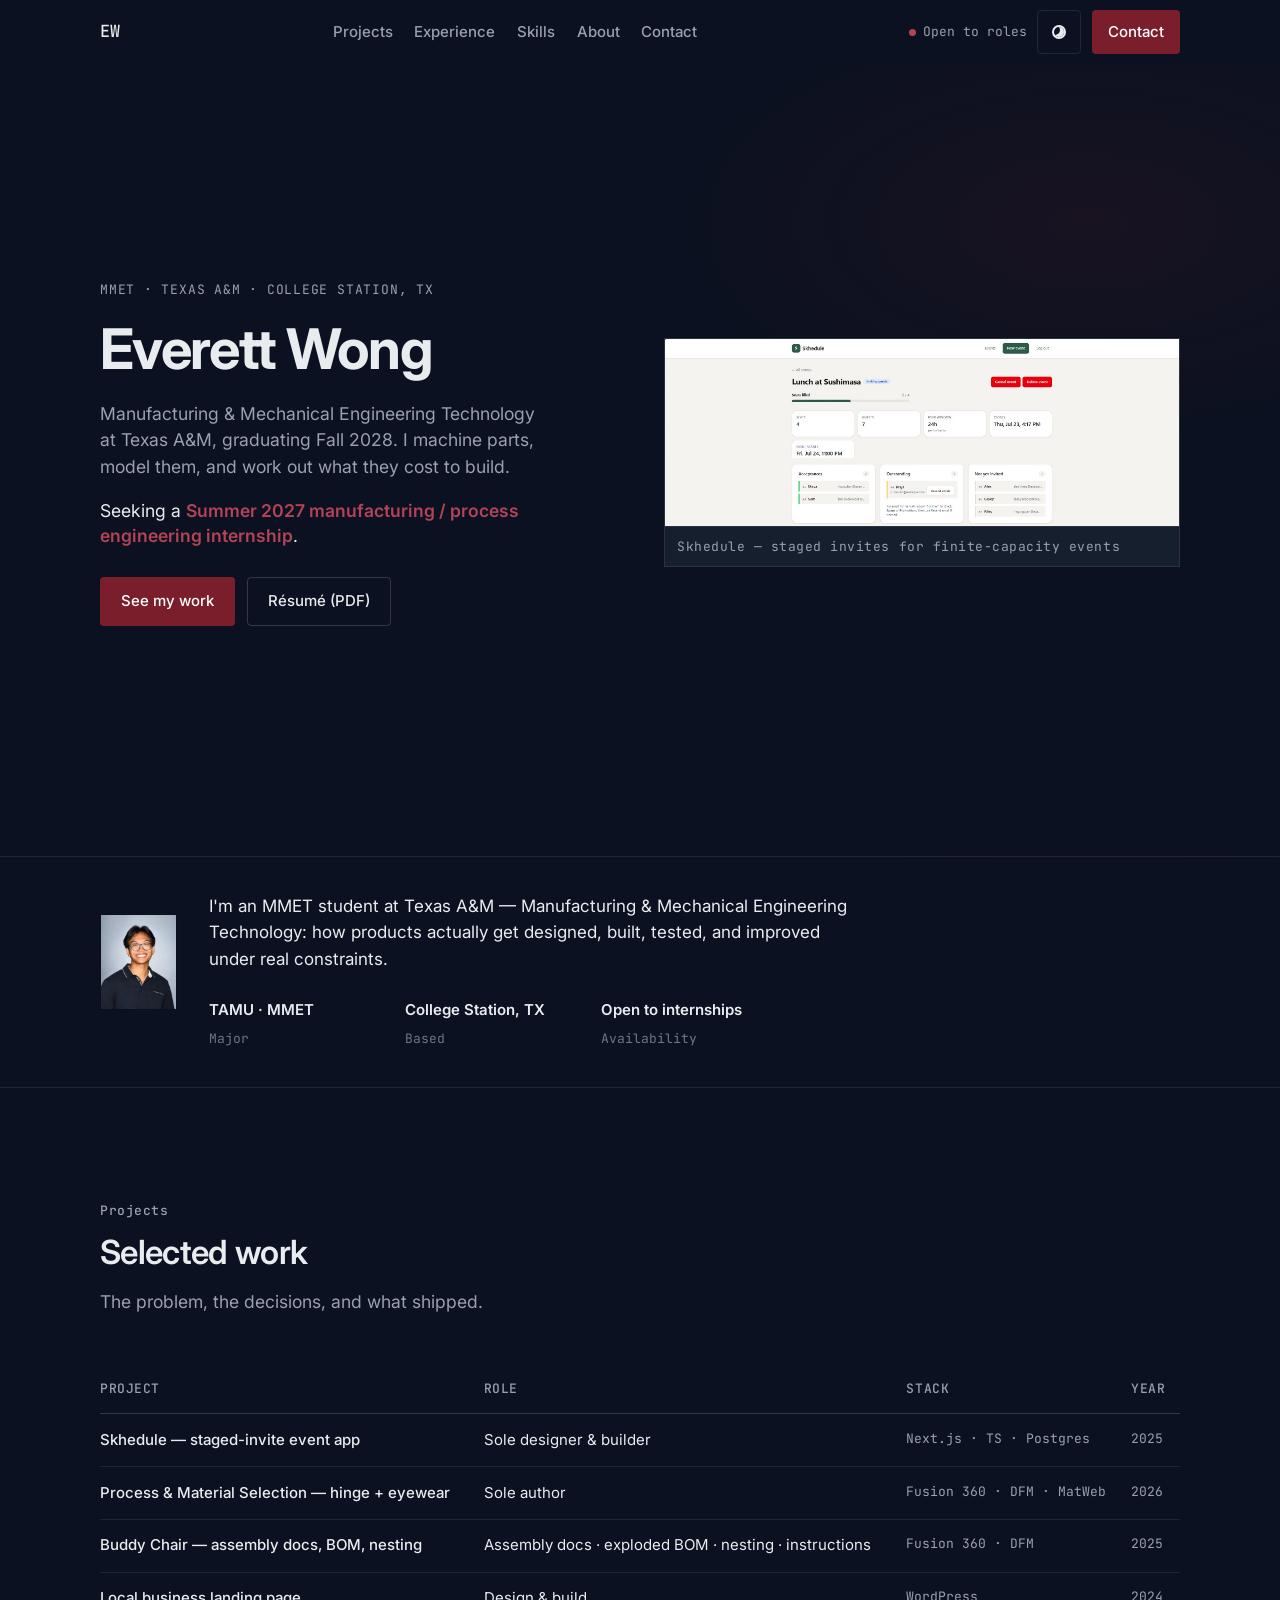
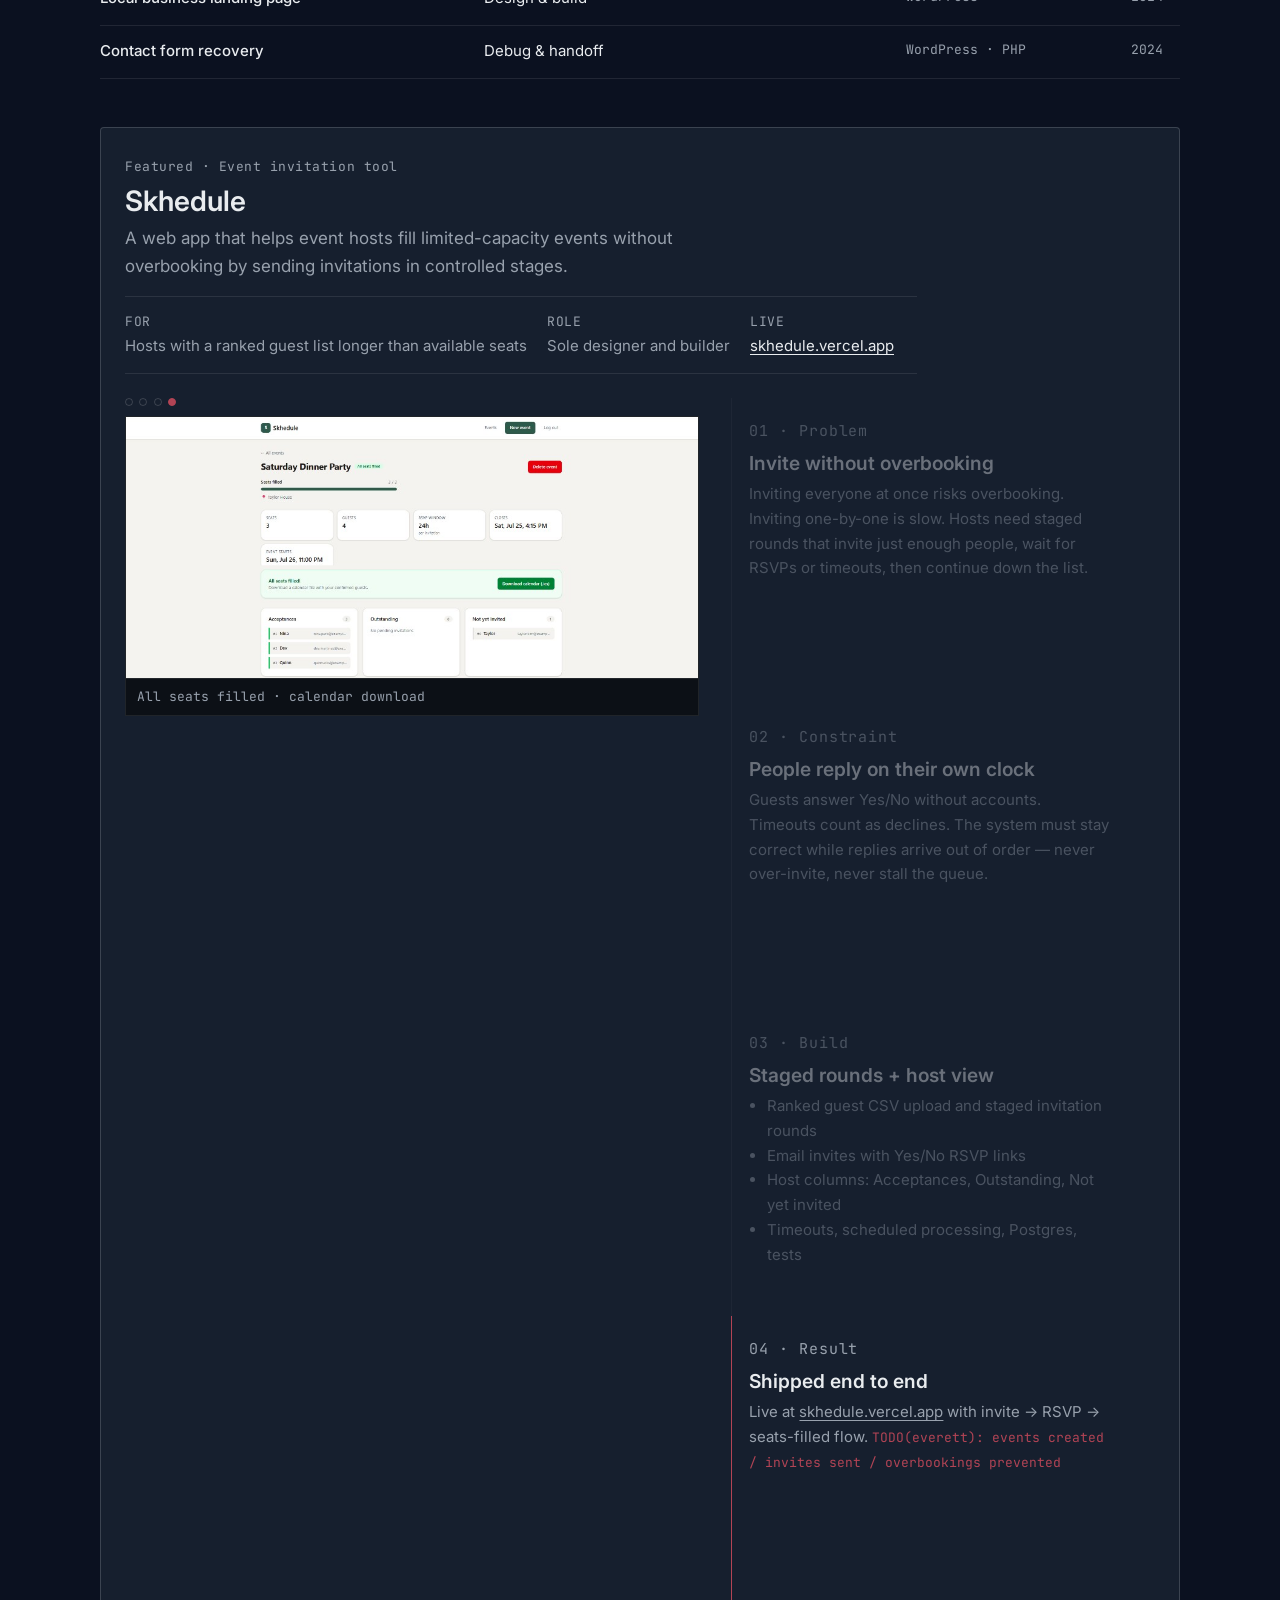
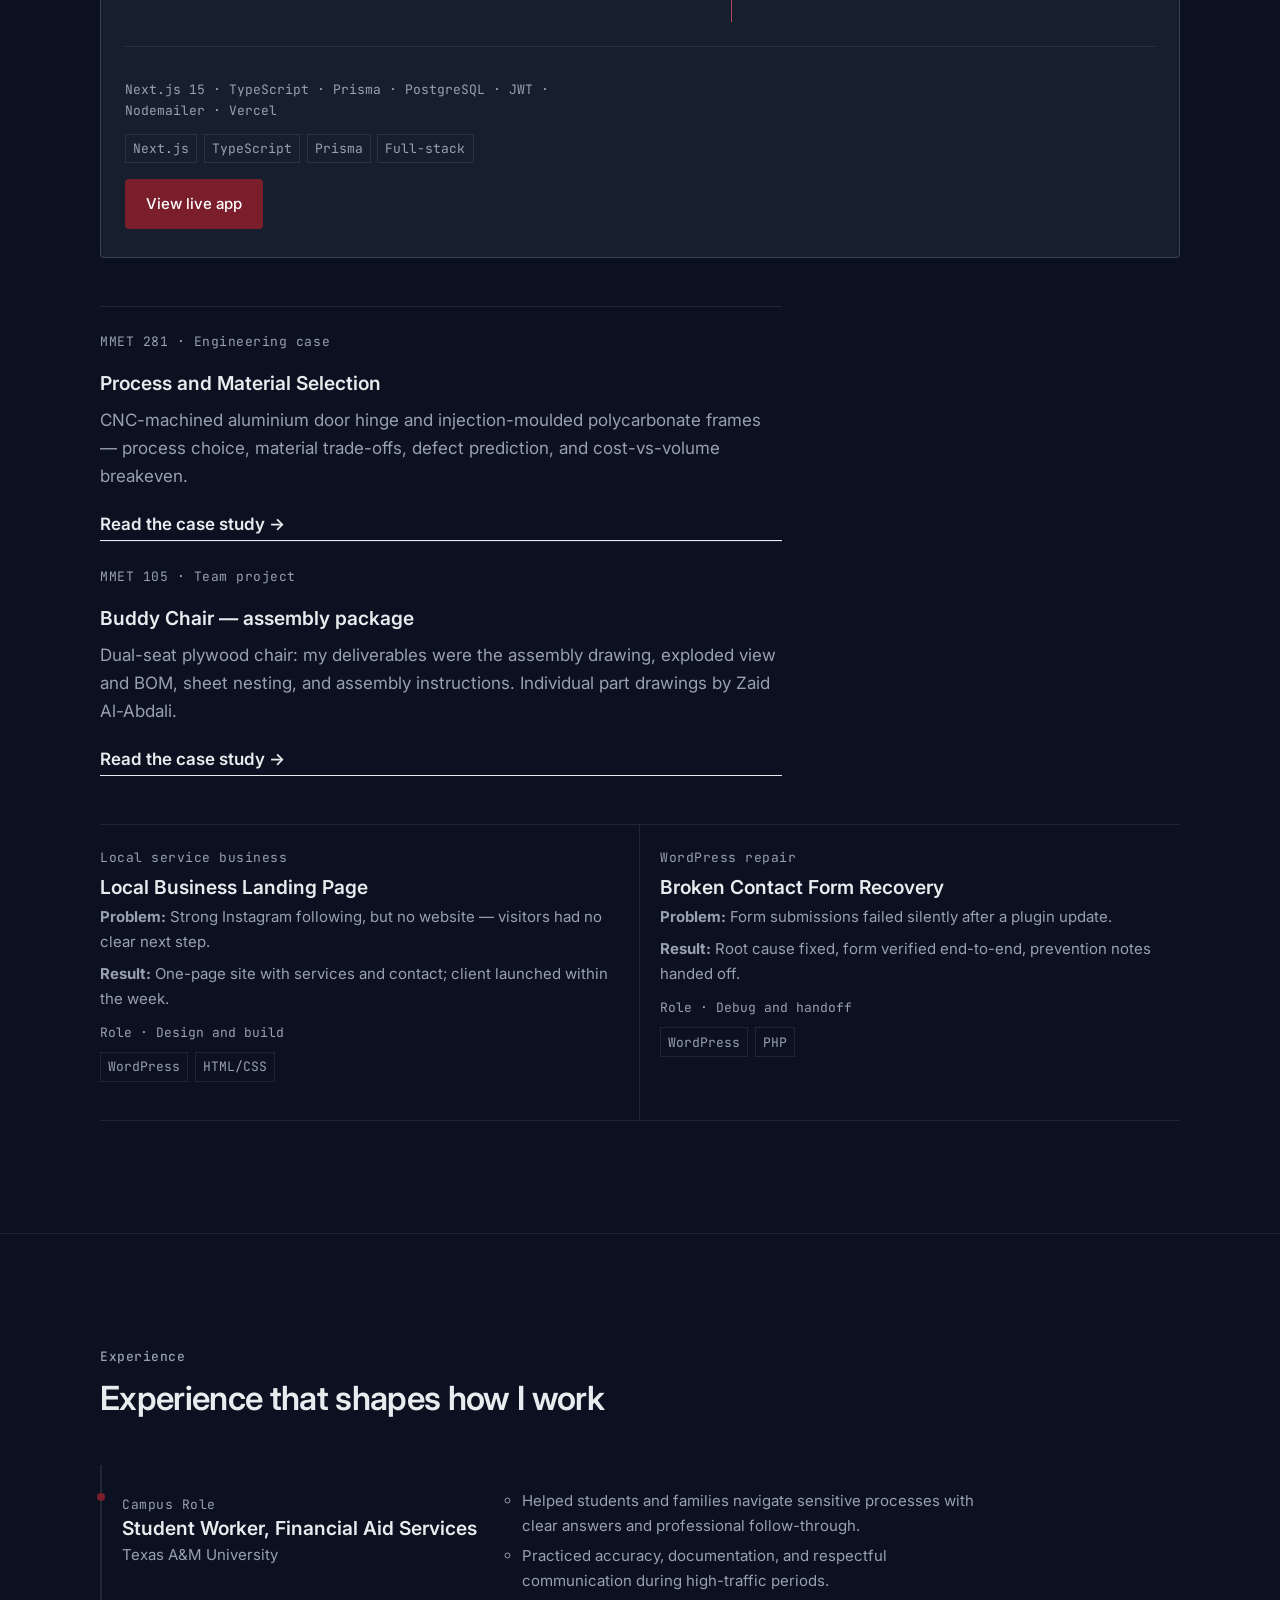
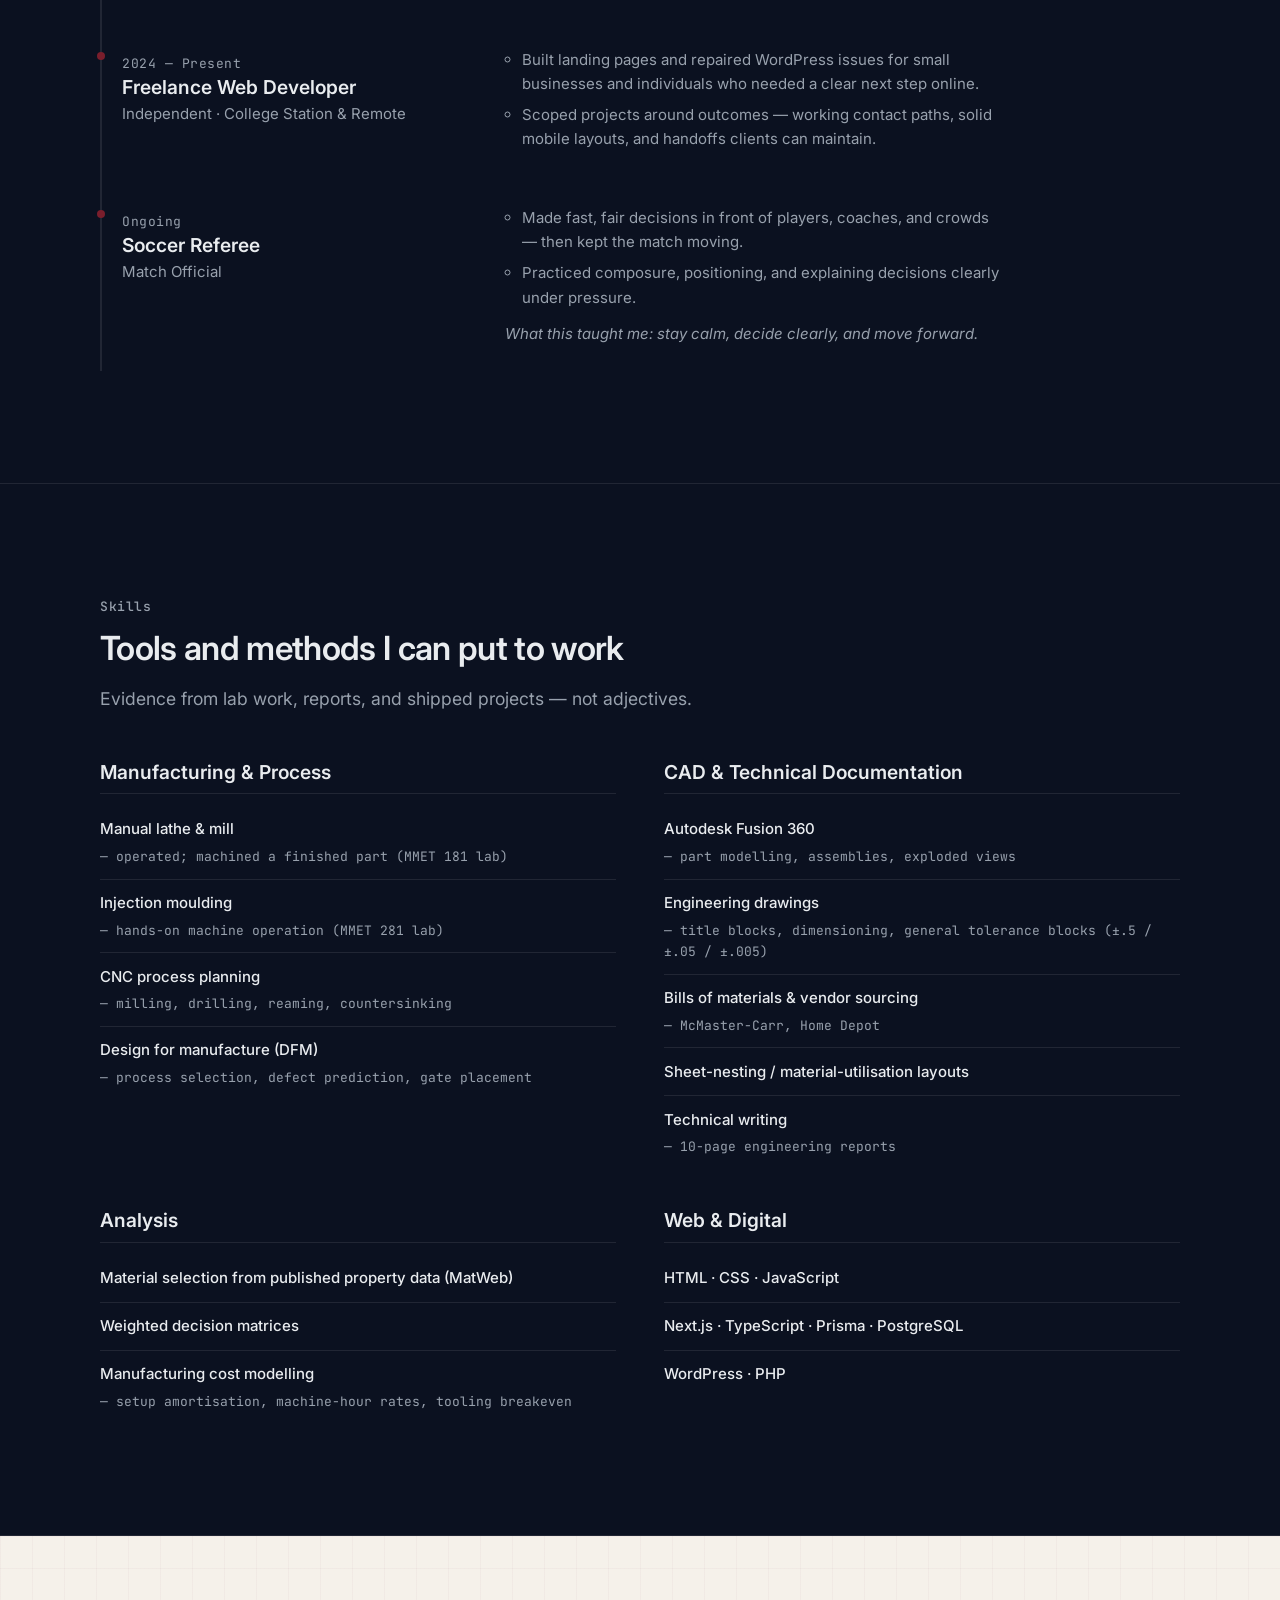
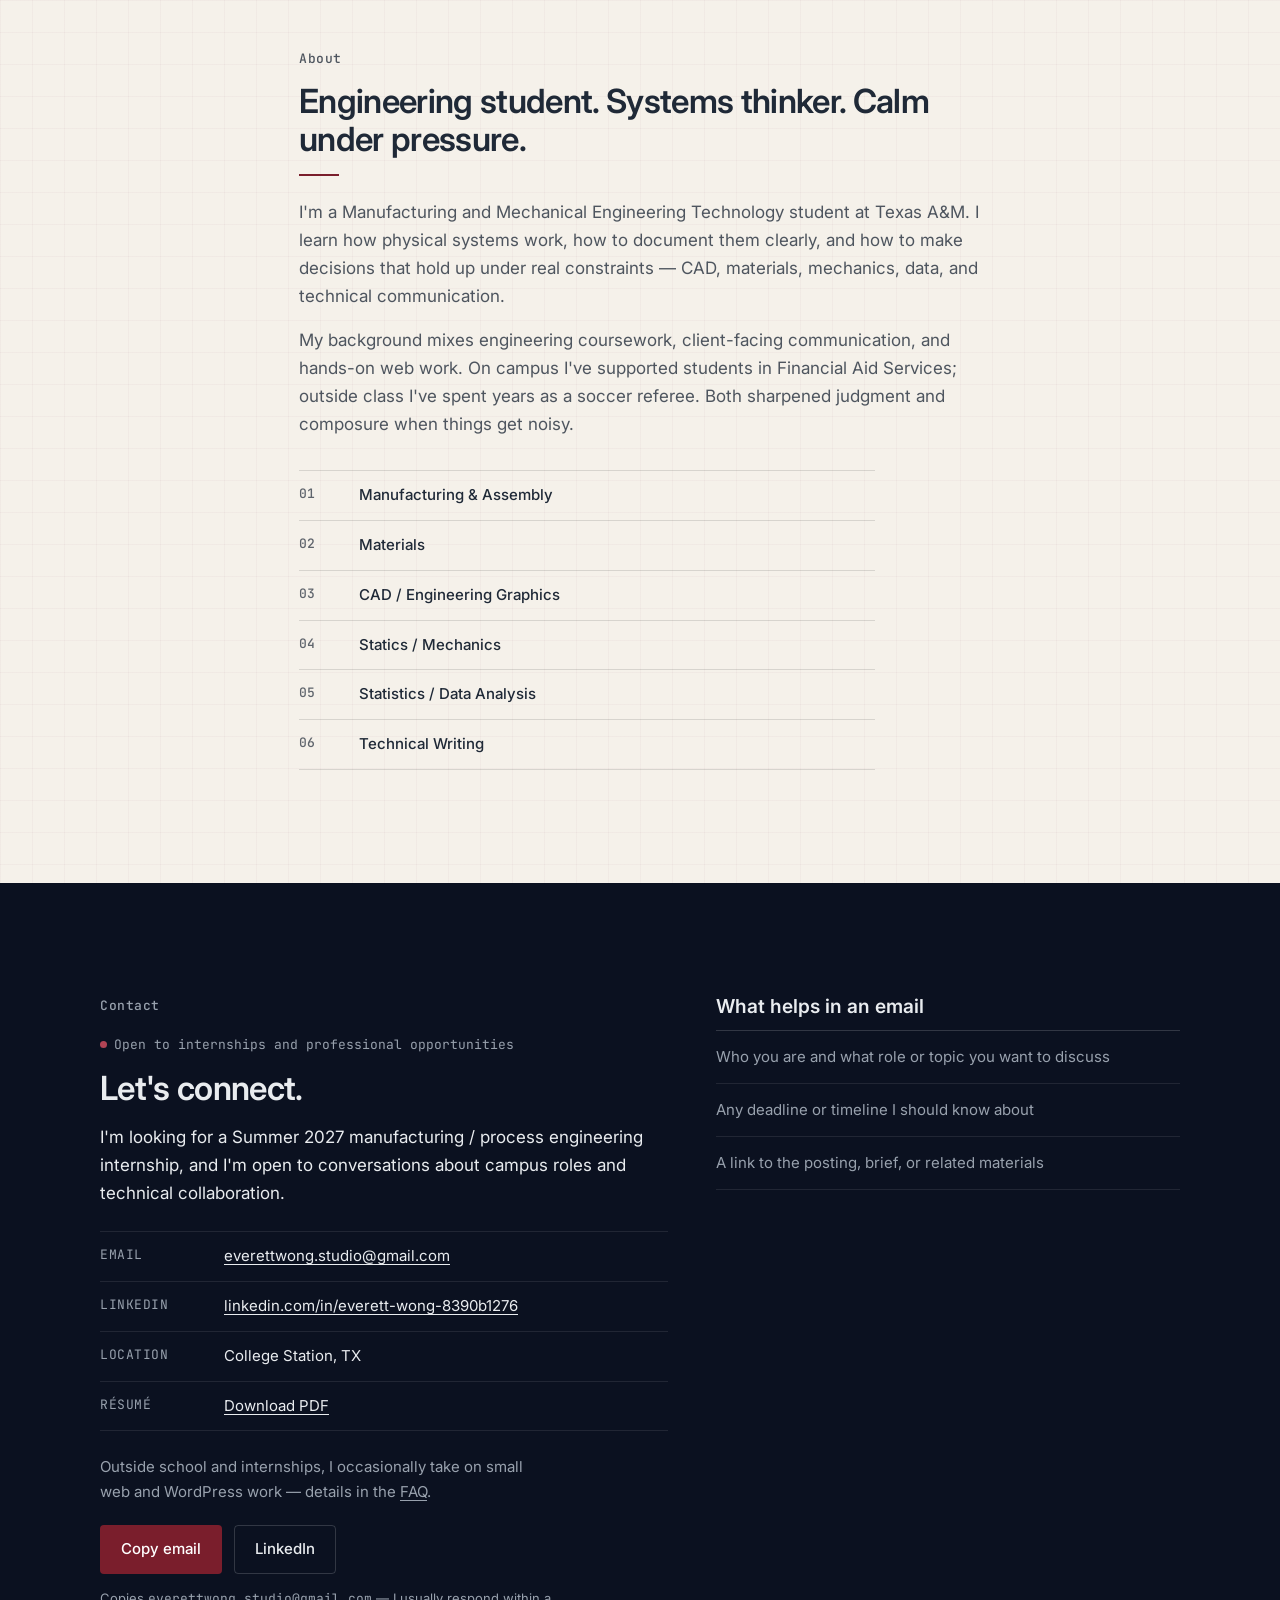
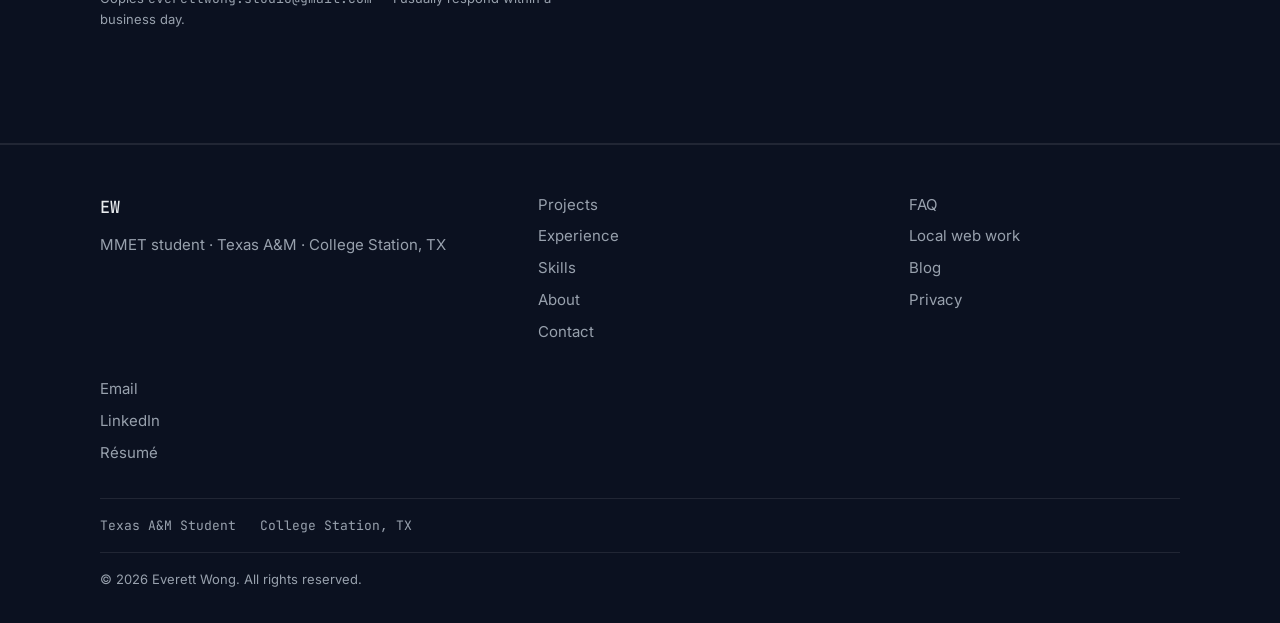
<file: index.html>
<!DOCTYPE html>
<html lang="en" data-theme="dark">
<head>
  <meta charset="UTF-8" />
  <meta name="viewport" content="width=device-width, initial-scale=1" />
  <title>Everett Wong — MMET Student at Texas A&amp;M | College Station, TX</title>
  <meta name="description" content="Everett Wong — MMET student at Texas A&amp;M. Projects, coursework, and contact for manufacturing and process engineering internships in College Station, TX." />
  <meta name="author" content="Everett Wong" />
  <link rel="canonical" href="https://everettwong618.github.io/" />

  <meta property="og:type" content="website" />
  <meta property="og:url" content="https://everettwong618.github.io/" />
  <meta property="og:title" content="Everett Wong — MMET Student at Texas A&amp;M" />
  <meta property="og:description" content="Manufacturing &amp; Mechanical Engineering Technology student at Texas A&amp;M. Projects, coursework, and contact for internships in College Station, TX." />
  <meta property="og:image" content="https://everettwong618.github.io/assets/img/og-banner.png" />
  <meta property="og:locale" content="en_US" />
  <meta property="og:site_name" content="Everett Wong" />

  <meta name="twitter:card" content="summary_large_image" />
  <meta name="twitter:title" content="Everett Wong — MMET Student at Texas A&amp;M" />
  <meta name="twitter:description" content="Manufacturing &amp; Mechanical Engineering Technology student at Texas A&amp;M. Projects, coursework, and contact for internships." />
  <meta name="twitter:image" content="https://everettwong618.github.io/assets/img/og-banner.png" />

  <meta name="theme-color" content="#0B1120" />
  <link rel="icon" href="data:image/svg+xml,%3Csvg xmlns='http://www.w3.org/2000/svg' viewBox='0 0 32 32'%3E%3Crect width='32' height='32' rx='6' fill='%230B1120'/%3E%3Ctext x='4' y='22' font-family='monospace' font-size='14' fill='%23E9ECEF'%3EEW%3C/text%3E%3C/svg%3E" />

  <link rel="preconnect" href="https://fonts.googleapis.com" />
  <link rel="preconnect" href="https://fonts.gstatic.com" crossorigin />
  <link href="https://fonts.googleapis.com/css2?family=Inter:wght@400;500;600;700&family=JetBrains+Mono:wght@400;500&display=swap" rel="stylesheet" />
  <link rel="stylesheet" href="styles.css" />

  <script type="application/ld+json">
  {
    "@context": "https://schema.org",
    "@graph": [
      {
        "@type": "Person",
        "@id": "https://everettwong618.github.io/#person",
        "name": "Everett Wong",
        "url": "https://everettwong618.github.io/",
        "email": "mailto:everettwong.studio@gmail.com",
        "jobTitle": "MMET Student",
        "sameAs": [
          "https://www.linkedin.com/in/everett-wong-8390b1276"
        ],
        "alumniOf": {
          "@type": "CollegeOrUniversity",
          "name": "Texas A&M University"
        },
        "address": {
          "@type": "PostalAddress",
          "addressLocality": "College Station",
          "addressRegion": "TX",
          "addressCountry": "US"
        }
      },
      {
        "@type": "WebSite",
        "@id": "https://everettwong618.github.io/#website",
        "url": "https://everettwong618.github.io/",
        "name": "Everett Wong",
        "publisher": { "@id": "https://everettwong618.github.io/#person" }
      }
    ]
  }
  </script>
</head>
<body>
  <a class="skip-link" href="#main">Skip to content</a>

  <header class="site-header" id="site-header">
    <div class="read-progress" aria-hidden="true"><span class="read-progress-bar" id="read-progress-bar"></span></div>
    <div class="container header-inner">
      <a class="logo" href="#top" aria-label="Everett Wong home">EW</a>

      <nav class="nav" id="primary-nav" aria-label="Primary">
        <a href="#projects">Projects</a>
        <a href="#experience">Experience</a>
        <a href="#skills">Skills</a>
        <a href="#about">About</a>
        <a href="#contact">Contact</a>
      </nav>

      <div class="header-actions">
        <span class="availability-pill" data-availability="open" title="Availability status">
          <span class="availability-dot" aria-hidden="true"></span>
          <span class="availability-text">Open to roles</span>
        </span>
        <button class="theme-toggle" type="button" aria-label="Toggle light and dark theme" title="Toggle theme">
          <span class="theme-icon" aria-hidden="true"></span>
        </button>
        <a class="btn btn-sm btn-primary header-cta" href="#contact">Contact</a>
        <button class="nav-toggle" type="button" aria-expanded="false" aria-controls="primary-nav" aria-label="Open menu">
          <span></span><span></span><span></span>
        </button>
      </div>
    </div>
  </header>

  <main id="main">
    <!-- HERO -->
    <section class="hero" id="top">
      <div class="container hero-layout">
        <div class="hero-copy">
          <p class="eyebrow">MMET · Texas A&amp;M · College Station, TX</p>
          <h1>Everett Wong</h1>
          <p class="hero-sub">
            Manufacturing &amp; Mechanical Engineering Technology at Texas A&amp;M, graduating Fall 2028.
            I machine parts, model them, and work out what they cost to build.
          </p>
          <p class="hero-ask">
            Seeking a <strong>Summer 2027 manufacturing / process engineering internship</strong>.
          </p>
          <div class="hero-actions">
            <a class="btn btn-primary" href="#projects">See my work</a>
            <a class="btn btn-ghost" href="assets/img/Everett-Wong-Resume.pdf" download="Everett-Wong-Resume.pdf" type="application/pdf">Résumé (PDF)</a>
          </div>
        </div>
        <div class="hero-visual">
          <figure class="hero-figure">
            <a href="#skhedule">
              <img
                src="assets/img/skhedule-event-dashboard.png"
                alt="Skhedule event dashboard showing staged invites and seat capacity"
                width="982"
                height="358"
                loading="eager"
                decoding="async"
              />
            </a>
            <figcaption>Skhedule — staged invites for finite-capacity events</figcaption>
          </figure>
        </div>
      </div>
    </section>

    <!-- IDENTITY STRIP -->
    <aside class="identity-strip" aria-label="Who I am">
      <div class="container identity-strip-inner">
        <div class="photo-frame identity-photo">
          <picture>
            <source srcset="assets/img/everett-wong-headshot.webp" type="image/webp" />
            <img
              src="assets/img/everett-wong-headshot.jpg"
              alt="Everett Wong, MMET student at Texas A&amp;M"
              width="96"
              height="96"
              loading="eager"
              decoding="async"
            />
          </picture>
        </div>
        <div class="identity-copy">
          <p>
            I'm an MMET student at Texas A&amp;M — Manufacturing &amp; Mechanical Engineering Technology:
            how products actually get designed, built, tested, and improved under real constraints.
          </p>
          <ul class="stat-row identity-stats">
            <li><strong>TAMU · MMET</strong><span>Major</span></li>
            <li><strong>College Station, TX</strong><span>Based</span></li>
            <li><strong>Open to internships</strong><span>Availability</span></li>
          </ul>
        </div>
      </div>
    </aside>

    <!-- PROJECTS -->
    <section class="section" id="projects">
      <div class="container">
        <header class="section-header reveal">
          <p class="section-label">Projects</p>
          <h2>Selected work</h2>
          <p class="section-lead">The problem, the decisions, and what shipped.</p>
        </header>

        <div class="reveal" style="overflow-x: auto;">
          <table class="work-index">
            <thead>
              <tr>
                <th>Project</th>
                <th>Role</th>
                <th class="col-hide-sm">Stack</th>
                <th>Year</th>
              </tr>
            </thead>
            <tbody>
              <tr>
                <td><a href="#skhedule">Skhedule — staged-invite event app</a></td>
                <td>Sole designer &amp; builder</td>
                <td class="col-hide-sm">Next.js · TS · Postgres</td>
                <td>2025</td>
              </tr>
              <tr>
                <td><a href="case-mmet281.html">Process &amp; Material Selection — hinge + eyewear</a></td>
                <td>Sole author</td>
                <td class="col-hide-sm">Fusion 360 · DFM · MatWeb</td>
                <td>2026</td>
              </tr>
              <tr>
                <td><a href="case-mmet105.html">Buddy Chair — assembly docs, BOM, nesting</a></td>
                <td>Assembly docs · exploded BOM · nesting · instructions</td>
                <td class="col-hide-sm">Fusion 360 · DFM</td>
                <td>2025</td>
              </tr>
              <tr>
                <td><a href="#local-landing">Local business landing page</a></td>
                <td>Design &amp; build</td>
                <td class="col-hide-sm">WordPress</td>
                <td>2024</td>
              </tr>
              <tr>
                <td><a href="#form-recovery">Contact form recovery</a></td>
                <td>Debug &amp; handoff</td>
                <td class="col-hide-sm">WordPress · PHP</td>
                <td>2024</td>
              </tr>
            </tbody>
          </table>
        </div>

        <article class="project featured project-evidence reveal" id="skhedule">
          <header class="evidence-intro">
            <p class="project-type">Featured · Event invitation tool</p>
            <h3>Skhedule</h3>
            <p class="case-summary">
              A web app that helps event hosts fill limited-capacity events without overbooking by sending
              invitations in controlled stages.
            </p>
            <ul class="case-meta">
              <li><span>For</span> Hosts with a ranked guest list longer than available seats</li>
              <li><span>Role</span> Sole designer and builder</li>
              <li><span>Live</span> <a href="https://skhedule.vercel.app" target="_blank" rel="noopener noreferrer">skhedule.vercel.app</a></li>
            </ul>
          </header>

          <div class="evidence-chapter" id="evidence-chapter">
            <div class="evidence-sticky-wrap">
              <div class="evidence-stage-rail" aria-hidden="true">
                <button type="button" class="evidence-stage-dot is-active" data-stage="problem" title="Problem"></button>
                <button type="button" class="evidence-stage-dot" data-stage="constraint" title="Constraint"></button>
                <button type="button" class="evidence-stage-dot" data-stage="build" title="Build"></button>
                <button type="button" class="evidence-stage-dot" data-stage="result" title="Result"></button>
              </div>
              <div class="evidence-visuals" id="evidence-visuals" aria-live="polite">
                <figure class="evidence-frame is-active" data-stage="problem">
                  <img src="assets/img/skhedule-host-events.png" alt="Skhedule host dashboard with Draft, Inviting, and All seats filled events" width="991" height="316" loading="eager" decoding="async" />
                  <figcaption>Host dashboard — capacity states</figcaption>
                </figure>
                <figure class="evidence-frame" data-stage="constraint">
                  <img src="assets/img/skhedule-guest-rsvp.png" alt="Skhedule guest RSVP page with Yes and No buttons" width="356" height="203" loading="lazy" decoding="async" />
                  <figcaption>Guest RSVP — replies arrive asynchronously</figcaption>
                </figure>
                <figure class="evidence-frame" data-stage="build">
                  <img src="assets/img/skhedule-event-dashboard.png" alt="Skhedule event detail with Acceptances, Outstanding, and Not yet invited columns" width="982" height="358" loading="lazy" decoding="async" />
                  <figcaption>Staged invites match open seats</figcaption>
                </figure>
                <figure class="evidence-frame" data-stage="result">
                  <img src="assets/img/skhedule-event-filled.png" alt="Skhedule event with all seats filled and calendar download" width="982" height="431" loading="lazy" decoding="async" />
                  <figcaption>All seats filled · calendar download</figcaption>
                </figure>
              </div>
            </div>

            <div class="evidence-steps">
              <div class="evidence-step is-active" data-stage="problem">
                <p class="evidence-step-label mono">01 · Problem</p>
                <h4>Invite without overbooking</h4>
                <p>
                  Inviting everyone at once risks overbooking. Inviting one-by-one is slow. Hosts need staged
                  rounds that invite just enough people, wait for RSVPs or timeouts, then continue down the list.
                </p>
              </div>
              <div class="evidence-step" data-stage="constraint">
                <p class="evidence-step-label mono">02 · Constraint</p>
                <h4>People reply on their own clock</h4>
                <p>
                  Guests answer Yes/No without accounts. Timeouts count as declines. The system must stay correct
                  while replies arrive out of order — never over-invite, never stall the queue.
                </p>
              </div>
              <div class="evidence-step" data-stage="build">
                <p class="evidence-step-label mono">03 · Build</p>
                <h4>Staged rounds + host view</h4>
                <ul>
                  <li>Ranked guest CSV upload and staged invitation rounds</li>
                  <li>Email invites with Yes/No RSVP links</li>
                  <li>Host columns: Acceptances, Outstanding, Not yet invited</li>
                  <li>Timeouts, scheduled processing, Postgres, tests</li>
                </ul>
              </div>
              <div class="evidence-step" data-stage="result">
                <p class="evidence-step-label mono">04 · Result</p>
                <h4>Shipped end to end</h4>
                <p>
                  Live at
                  <a href="https://skhedule.vercel.app" target="_blank" rel="noopener noreferrer">skhedule.vercel.app</a>
                  with invite → RSVP → seats-filled flow.
                  <span class="todo">TODO(everett): events created / invites sent / overbookings prevented</span>
                </p>
              </div>
            </div>
          </div>

          <footer class="evidence-footer">
            <p class="case-stack mono">Next.js 15 · TypeScript · Prisma · PostgreSQL · JWT · Nodemailer · Vercel</p>
            <div class="project-tags">
              <span>Next.js</span><span>TypeScript</span><span>Prisma</span><span>Full-stack</span>
            </div>
            <div class="hero-actions">
              <a class="btn btn-primary" href="https://skhedule.vercel.app" target="_blank" rel="noopener noreferrer">View live app</a>
            </div>
          </footer>
        </article>

        <aside class="case-promo reveal">
          <p class="project-type">MMET 281 · Engineering case</p>
          <h3>Process and Material Selection</h3>
          <p>
            CNC-machined aluminium door hinge and injection-moulded polycarbonate frames — process choice,
            material trade-offs, defect prediction, and cost-vs-volume breakeven.
          </p>
          <a class="text-link" href="case-mmet281.html">Read the case study <span aria-hidden="true">→</span></a>
        </aside>

        <aside class="case-promo reveal">
          <p class="project-type">MMET 105 · Team project</p>
          <h3>Buddy Chair — assembly package</h3>
          <p>
            Dual-seat plywood chair: my deliverables were the assembly drawing, exploded view and BOM,
            sheet nesting, and assembly instructions. Individual part drawings by Zaid Al-Abdali.
          </p>
          <a class="text-link" href="case-mmet105.html">Read the case study <span aria-hidden="true">→</span></a>
        </aside>

        <div class="project-grid reveal">
          <article class="project-card" id="local-landing">
            <p class="project-type">Local service business</p>
            <h3>Local Business Landing Page</h3>
            <p class="case-snip"><strong>Problem:</strong> Strong Instagram following, but no website — visitors had no clear next step.</p>
            <p class="case-snip"><strong>Result:</strong> One-page site with services and contact; client launched within the week.</p>
            <p class="project-role">Role · Design and build</p>
            <div class="project-tags"><span>WordPress</span><span>HTML/CSS</span></div>
          </article>
          <article class="project-card" id="form-recovery">
            <p class="project-type">WordPress repair</p>
            <h3>Broken Contact Form Recovery</h3>
            <p class="case-snip"><strong>Problem:</strong> Form submissions failed silently after a plugin update.</p>
            <p class="case-snip"><strong>Result:</strong> Root cause fixed, form verified end-to-end, prevention notes handed off.</p>
            <p class="project-role">Role · Debug and handoff</p>
            <div class="project-tags"><span>WordPress</span><span>PHP</span></div>
          </article>
        </div>
      </div>
    </section>

    <!-- EXPERIENCE -->
    <section class="section" id="experience">
      <div class="container">
        <header class="section-header reveal">
          <p class="section-label">Experience</p>
          <h2>Experience that shapes how I work</h2>
        </header>
        <ol class="timeline reveal">
          <li class="timeline-item">
            <div class="timeline-meta">
              <span class="timeline-date">Campus Role</span>
              <h3>Student Worker, Financial Aid Services</h3>
              <p class="timeline-org">Texas A&amp;M University</p>
            </div>
            <div class="timeline-body">
              <ul>
                <li>Helped students and families navigate sensitive processes with clear answers and professional follow-through.</li>
                <li>Practiced accuracy, documentation, and respectful communication during high-traffic periods.</li>
              </ul>
            </div>
          </li>
          <li class="timeline-item">
            <div class="timeline-meta">
              <span class="timeline-date">2024 — Present</span>
              <h3>Freelance Web Developer</h3>
              <p class="timeline-org">Independent · College Station &amp; Remote</p>
            </div>
            <div class="timeline-body">
              <ul>
                <li>Built landing pages and repaired WordPress issues for small businesses and individuals who needed a clear next step online.</li>
                <li>Scoped projects around outcomes — working contact paths, solid mobile layouts, and handoffs clients can maintain.</li>
              </ul>
            </div>
          </li>
          <li class="timeline-item">
            <div class="timeline-meta">
              <span class="timeline-date">Ongoing</span>
              <h3>Soccer Referee</h3>
              <p class="timeline-org">Match Official</p>
            </div>
            <div class="timeline-body">
              <ul>
                <li>Made fast, fair decisions in front of players, coaches, and crowds — then kept the match moving.</li>
                <li>Practiced composure, positioning, and explaining decisions clearly under pressure.</li>
              </ul>
              <p class="taught">What this taught me: stay calm, decide clearly, and move forward.</p>
            </div>
          </li>
        </ol>
      </div>
    </section>

    <!-- SKILLS -->
    <section class="section" id="skills">
      <div class="container">
        <header class="section-header reveal">
          <p class="section-label">Skills</p>
          <h2>Tools and methods I can put to work</h2>
          <p class="section-lead">Evidence from lab work, reports, and shipped projects — not adjectives.</p>
        </header>
        <div class="skills-grid reveal">
          <div class="skill-group">
            <h3>Manufacturing &amp; Process</h3>
            <ul class="skill-list">
              <li>Manual lathe &amp; mill<span class="skill-desc">operated; machined a finished part (MMET 181 lab)</span></li>
              <li>Injection moulding<span class="skill-desc">hands-on machine operation (MMET 281 lab)</span></li>
              <li>CNC process planning<span class="skill-desc">milling, drilling, reaming, countersinking</span></li>
              <li>Design for manufacture (DFM)<span class="skill-desc">process selection, defect prediction, gate placement</span></li>
            </ul>
          </div>
          <div class="skill-group">
            <h3>CAD &amp; Technical Documentation</h3>
            <ul class="skill-list">
              <li>Autodesk Fusion 360<span class="skill-desc">part modelling, assemblies, exploded views</span></li>
              <li>Engineering drawings<span class="skill-desc">title blocks, dimensioning, general tolerance blocks (±.5 / ±.05 / ±.005)</span></li>
              <li>Bills of materials &amp; vendor sourcing<span class="skill-desc">McMaster-Carr, Home Depot</span></li>
              <li>Sheet-nesting / material-utilisation layouts</li>
              <li>Technical writing<span class="skill-desc">10-page engineering reports</span></li>
            </ul>
          </div>
          <div class="skill-group">
            <h3>Analysis</h3>
            <ul class="skill-list">
              <li>Material selection from published property data (MatWeb)</li>
              <li>Weighted decision matrices</li>
              <li>Manufacturing cost modelling<span class="skill-desc">setup amortisation, machine-hour rates, tooling breakeven</span></li>
            </ul>
          </div>
          <div class="skill-group">
            <h3>Web &amp; Digital</h3>
            <ul class="skill-list">
              <li>HTML · CSS · JavaScript</li>
              <li>Next.js · TypeScript · Prisma · PostgreSQL</li>
              <li>WordPress · PHP</li>
            </ul>
          </div>
        </div>
      </div>
    </section>

    <!-- ABOUT -->
    <section class="section section-light" id="about">
      <div class="container about-layout">
        <div class="about-copy reveal">
          <p class="section-label">About</p>
          <h2>Engineering student. Systems thinker. Calm under pressure.</h2>
          <div class="divider"></div>
          <p>
            I'm a Manufacturing and Mechanical Engineering Technology student at Texas A&amp;M. I learn how physical
            systems work, how to document them clearly, and how to make decisions that hold up under real constraints —
            CAD, materials, mechanics, data, and technical communication.
          </p>
          <p>
            My background mixes engineering coursework, client-facing communication, and hands-on web work. On campus
            I've supported students in Financial Aid Services; outside class I've spent years as a soccer referee.
            Both sharpened judgment and composure when things get noisy.
          </p>
          <ol class="study-areas" aria-label="MMET study areas">
            <li><span class="num">01</span><span>Manufacturing &amp; Assembly</span></li>
            <li><span class="num">02</span><span>Materials</span></li>
            <li><span class="num">03</span><span>CAD / Engineering Graphics</span></li>
            <li><span class="num">04</span><span>Statics / Mechanics</span></li>
            <li><span class="num">05</span><span>Statistics / Data Analysis</span></li>
            <li><span class="num">06</span><span>Technical Writing</span></li>
          </ol>
        </div>
      </div>
    </section>

    <!-- CONTACT -->
    <section class="section" id="contact">
      <div class="container contact-layout">
        <div class="contact-copy reveal">
          <p class="section-label">Contact</p>
          <p class="availability-inline" data-availability="open">
            <span class="availability-dot" aria-hidden="true"></span>
            <span class="availability-label">Open to internships and professional opportunities</span>
          </p>
          <h2>Let's connect.</h2>
          <p>
            I'm looking for a Summer 2027 manufacturing / process engineering internship, and I'm open to
            conversations about campus roles and technical collaboration.
          </p>
          <ul class="contact-list">
            <li>
              <span class="mono">Email</span>
              <a href="mailto:everettwong.studio@gmail.com">everettwong.studio@gmail.com</a>
            </li>
            <li>
              <span class="mono">LinkedIn</span>
              <a href="https://www.linkedin.com/in/everett-wong-8390b1276" target="_blank" rel="noopener noreferrer">linkedin.com/in/everett-wong-8390b1276</a>
            </li>
            <li>
              <span class="mono">Location</span>
              <span>College Station, TX</span>
            </li>
            <li>
              <span class="mono">Résumé</span>
              <a href="assets/img/Everett-Wong-Resume.pdf" download="Everett-Wong-Resume.pdf" type="application/pdf">Download PDF</a>
            </li>
          </ul>
          <p class="contact-note">
            Outside school and internships, I occasionally take on small web and WordPress work — details in the
            <a href="faq.html">FAQ</a>.
          </p>
          <div class="hero-actions">
            <button type="button" class="btn btn-primary" id="copy-email-btn" data-email="everettwong.studio@gmail.com">
              Copy email
            </button>
            <a class="btn btn-ghost" href="https://www.linkedin.com/in/everett-wong-8390b1276" target="_blank" rel="noopener noreferrer">LinkedIn</a>
          </div>
          <p class="response-note">Copies <span class="mono">everettwong.studio@gmail.com</span> — I usually respond within a business day.</p>
        </div>
        <aside class="contact-tips reveal">
          <h3>What helps in an email</h3>
          <ul class="tips-list">
            <li>Who you are and what role or topic you want to discuss</li>
            <li>Any deadline or timeline I should know about</li>
            <li>A link to the posting, brief, or related materials</li>
          </ul>
        </aside>
      </div>
    </section>
  </main>

  <footer class="site-footer">
    <div class="container footer-top">
      <div class="footer-brand">
        <a class="logo" href="#top">EW</a>
        <p>MMET student · Texas A&amp;M · College Station, TX</p>
      </div>
      <nav class="footer-nav" aria-label="Footer">
        <a href="#projects">Projects</a>
        <a href="#experience">Experience</a>
        <a href="#skills">Skills</a>
        <a href="#about">About</a>
        <a href="#contact">Contact</a>
      </nav>
      <nav class="footer-nav" aria-label="Secondary">
        <a href="faq.html">FAQ</a>
        <a href="college-station-web-design.html">Local web work</a>
        <a href="blog/index.html">Blog</a>
        <a href="privacy.html">Privacy</a>
      </nav>
      <div class="footer-social">
        <a href="mailto:everettwong.studio@gmail.com">Email</a>
        <a href="https://www.linkedin.com/in/everett-wong-8390b1276" target="_blank" rel="noopener noreferrer">LinkedIn</a>
        <a href="assets/img/Everett-Wong-Resume.pdf" download="Everett-Wong-Resume.pdf">Résumé</a>
      </div>
    </div>
    <div class="container trust-row">
      <span>Texas A&amp;M Student</span>
      <span>College Station, TX</span>
    </div>
    <div class="container footer-bottom">
      <p>&copy; <span id="year"></span> Everett Wong. All rights reserved.</p>
    </div>
  </footer>

  <div class="cmd-palette" id="cmd-palette" hidden>
    <div class="cmd-backdrop" data-cmd-close tabindex="-1"></div>
    <div class="cmd-panel" role="dialog" aria-modal="true" aria-labelledby="cmd-title">
      <p class="cmd-title" id="cmd-title">Jump to</p>
      <div class="cmd-input-row">
        <span class="cmd-kbd mono" aria-hidden="true">⌘K</span>
        <input type="search" id="cmd-input" placeholder="Search sections and links…" autocomplete="off" spellcheck="false" />
      </div>
      <ul class="cmd-list" id="cmd-list" role="listbox"></ul>
      <p class="cmd-hint">↑↓ navigate · Enter open · Esc close</p>
    </div>
  </div>

  <script src="script.js" defer></script>
</body>
</html>
</file>
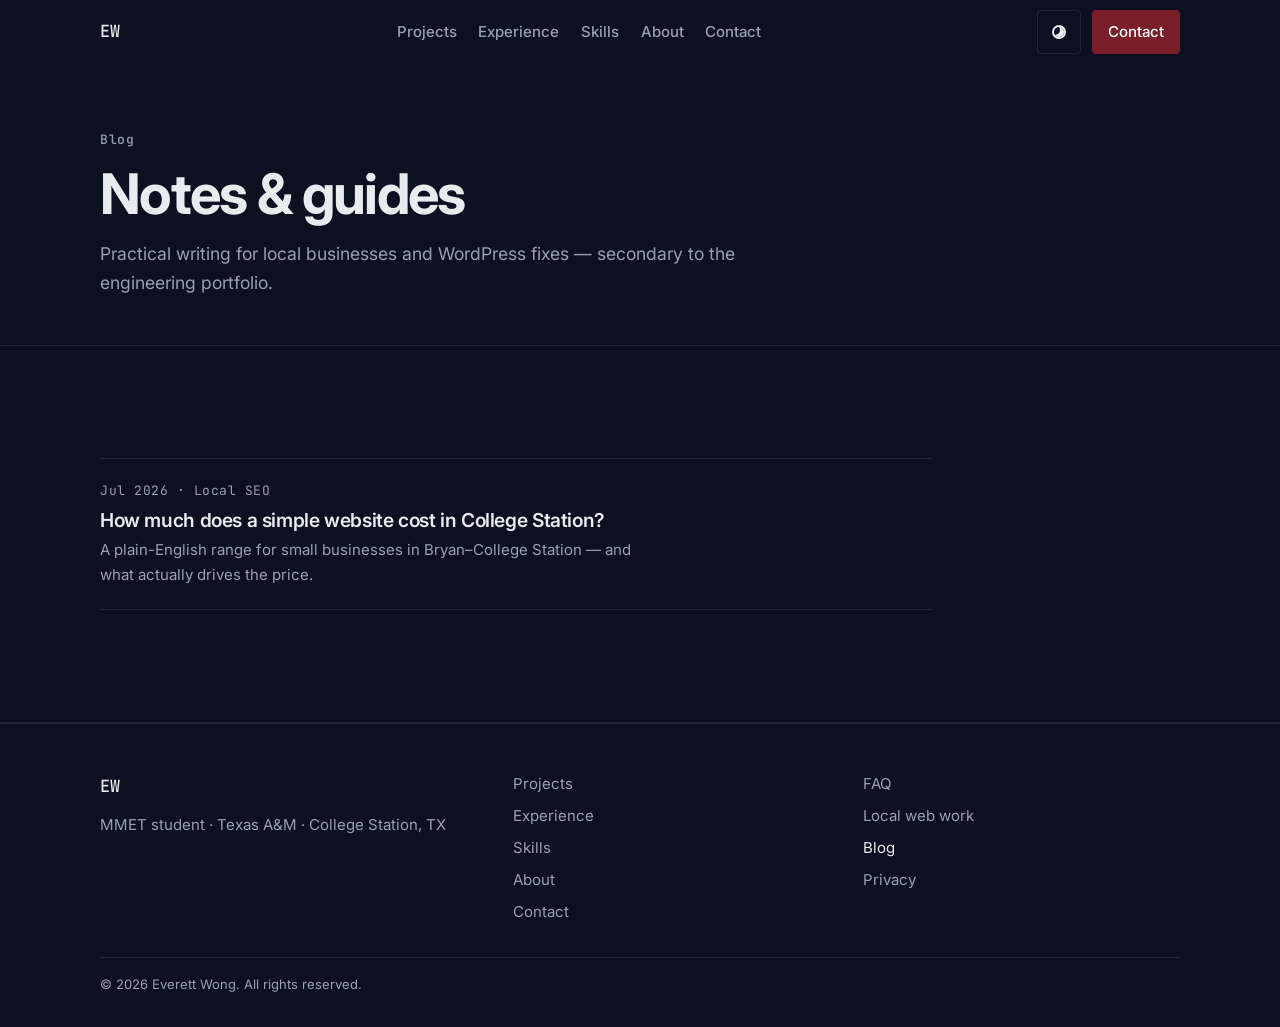
<file: blog/index.html>
<!DOCTYPE html>
<html lang="en" data-theme="dark">
<head>
  <meta charset="UTF-8" />
  <meta name="viewport" content="width=device-width, initial-scale=1" />
  <title>Blog — Everett Wong | College Station, TX</title>
  <meta name="description" content="Notes on websites, WordPress, and building for small businesses in College Station and Bryan, TX." />
  <link rel="canonical" href="https://everettwong618.github.io/blog/" />
  <meta name="theme-color" content="#0B1120" />
  <link rel="icon" href="data:image/svg+xml,%3Csvg xmlns='http://www.w3.org/2000/svg' viewBox='0 0 32 32'%3E%3Crect width='32' height='32' rx='6' fill='%230B1120'/%3E%3Ctext x='4' y='22' font-family='monospace' font-size='14' fill='%23E9ECEF'%3EEW%3C/text%3E%3C/svg%3E" />
  <link rel="preconnect" href="https://fonts.googleapis.com" />
  <link rel="preconnect" href="https://fonts.gstatic.com" crossorigin />
  <link href="https://fonts.googleapis.com/css2?family=Inter:wght@400;500;600;700&family=JetBrains+Mono:wght@400;500&display=swap" rel="stylesheet" />
  <link rel="stylesheet" href="../styles.css" />
</head>
<body>
  <a class="skip-link" href="#main">Skip to content</a>
  <header class="site-header is-scrolled" id="site-header">
    <div class="container header-inner">
      <a class="logo" href="../index.html" aria-label="Everett Wong home">EW</a>
      <nav class="nav" id="primary-nav" aria-label="Primary">
        <a href="../index.html#projects">Projects</a>
        <a href="../index.html#experience">Experience</a>
        <a href="../index.html#skills">Skills</a>
        <a href="../index.html#about">About</a>
        <a href="../index.html#contact">Contact</a>
      </nav>
      <div class="header-actions">
        <button class="theme-toggle" type="button" aria-label="Toggle light and dark theme" title="Toggle theme">
          <span class="theme-icon" aria-hidden="true"></span>
        </button>
        <a class="btn btn-sm btn-primary header-cta" href="../index.html#contact">Contact</a>
        <button class="nav-toggle" type="button" aria-expanded="false" aria-controls="primary-nav" aria-label="Open menu">
          <span></span><span></span><span></span>
        </button>
      </div>
    </div>
  </header>

  <main id="main">
    <section class="page-hero">
      <div class="container">
        <p class="section-label">Blog</p>
        <h1>Notes &amp; guides</h1>
        <p class="section-lead">Practical writing for local businesses and WordPress fixes — secondary to the engineering portfolio.</p>
      </div>
    </section>
    <section class="section">
      <div class="container">
        <ul class="blog-list">
          <li>
            <a href="website-cost-college-station.html">
              <p class="meta">Jul 2026 · Local SEO</p>
              <h2>How much does a simple website cost in College Station?</h2>
              <p>A plain-English range for small businesses in Bryan–College Station — and what actually drives the price.</p>
            </a>
          </li>
        </ul>
      </div>
    </section>
  </main>

  <footer class="site-footer">
    <div class="container footer-top footer-top-satellite">
      <div class="footer-brand">
        <a class="logo" href="../index.html">EW</a>
        <p>MMET student · Texas A&amp;M · College Station, TX</p>
      </div>
      <nav class="footer-nav" aria-label="Footer">
        <a href="../index.html#projects">Projects</a>
        <a href="../index.html#experience">Experience</a>
        <a href="../index.html#skills">Skills</a>
        <a href="../index.html#about">About</a>
        <a href="../index.html#contact">Contact</a>
      </nav>
      <nav class="footer-nav" aria-label="Secondary">
        <a href="../faq.html">FAQ</a>
        <a href="../college-station-web-design.html">Local web work</a>
        <a href="index.html" class="is-active">Blog</a>
        <a href="../privacy.html">Privacy</a>
      </nav>
    </div>
    <div class="container footer-bottom">
      <p>&copy; <span id="year"></span> Everett Wong. All rights reserved.</p>
    </div>
  </footer>
  <script src="../script.js" defer></script>
</body>
</html>
</file>
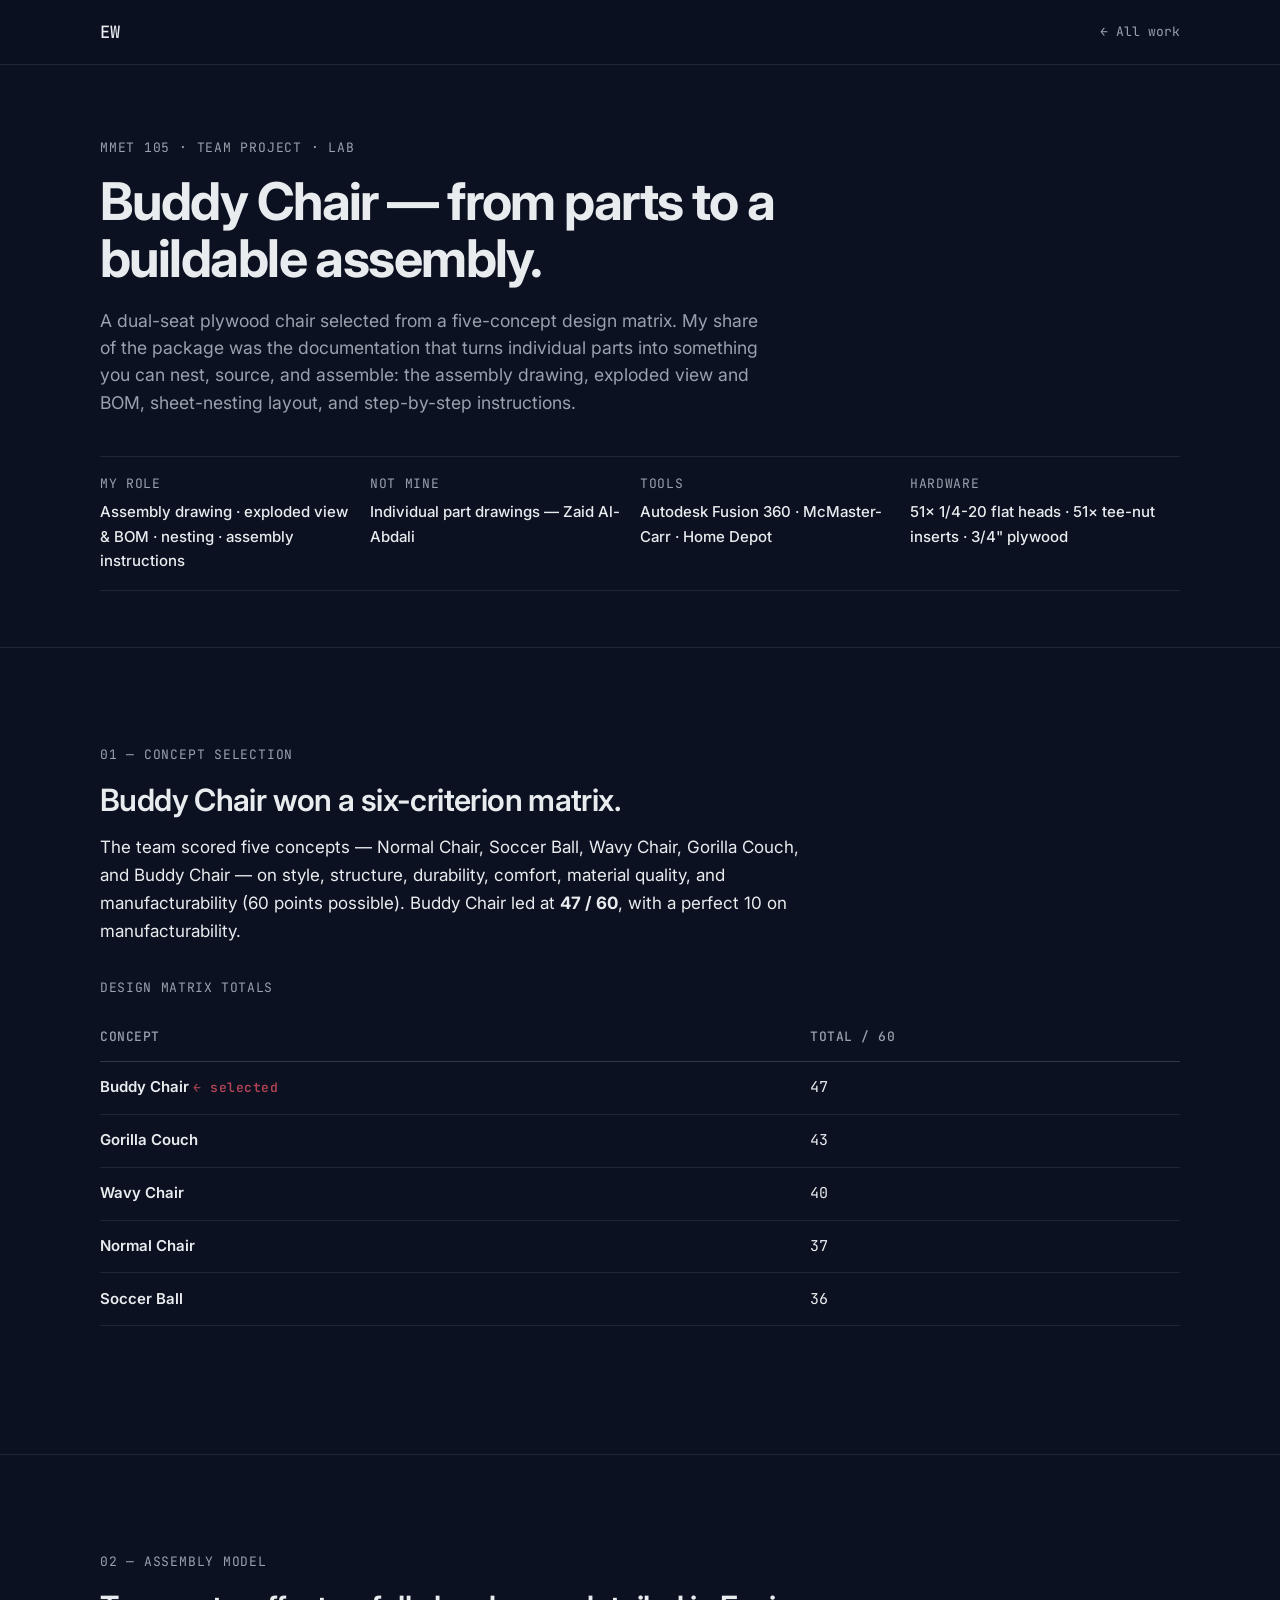
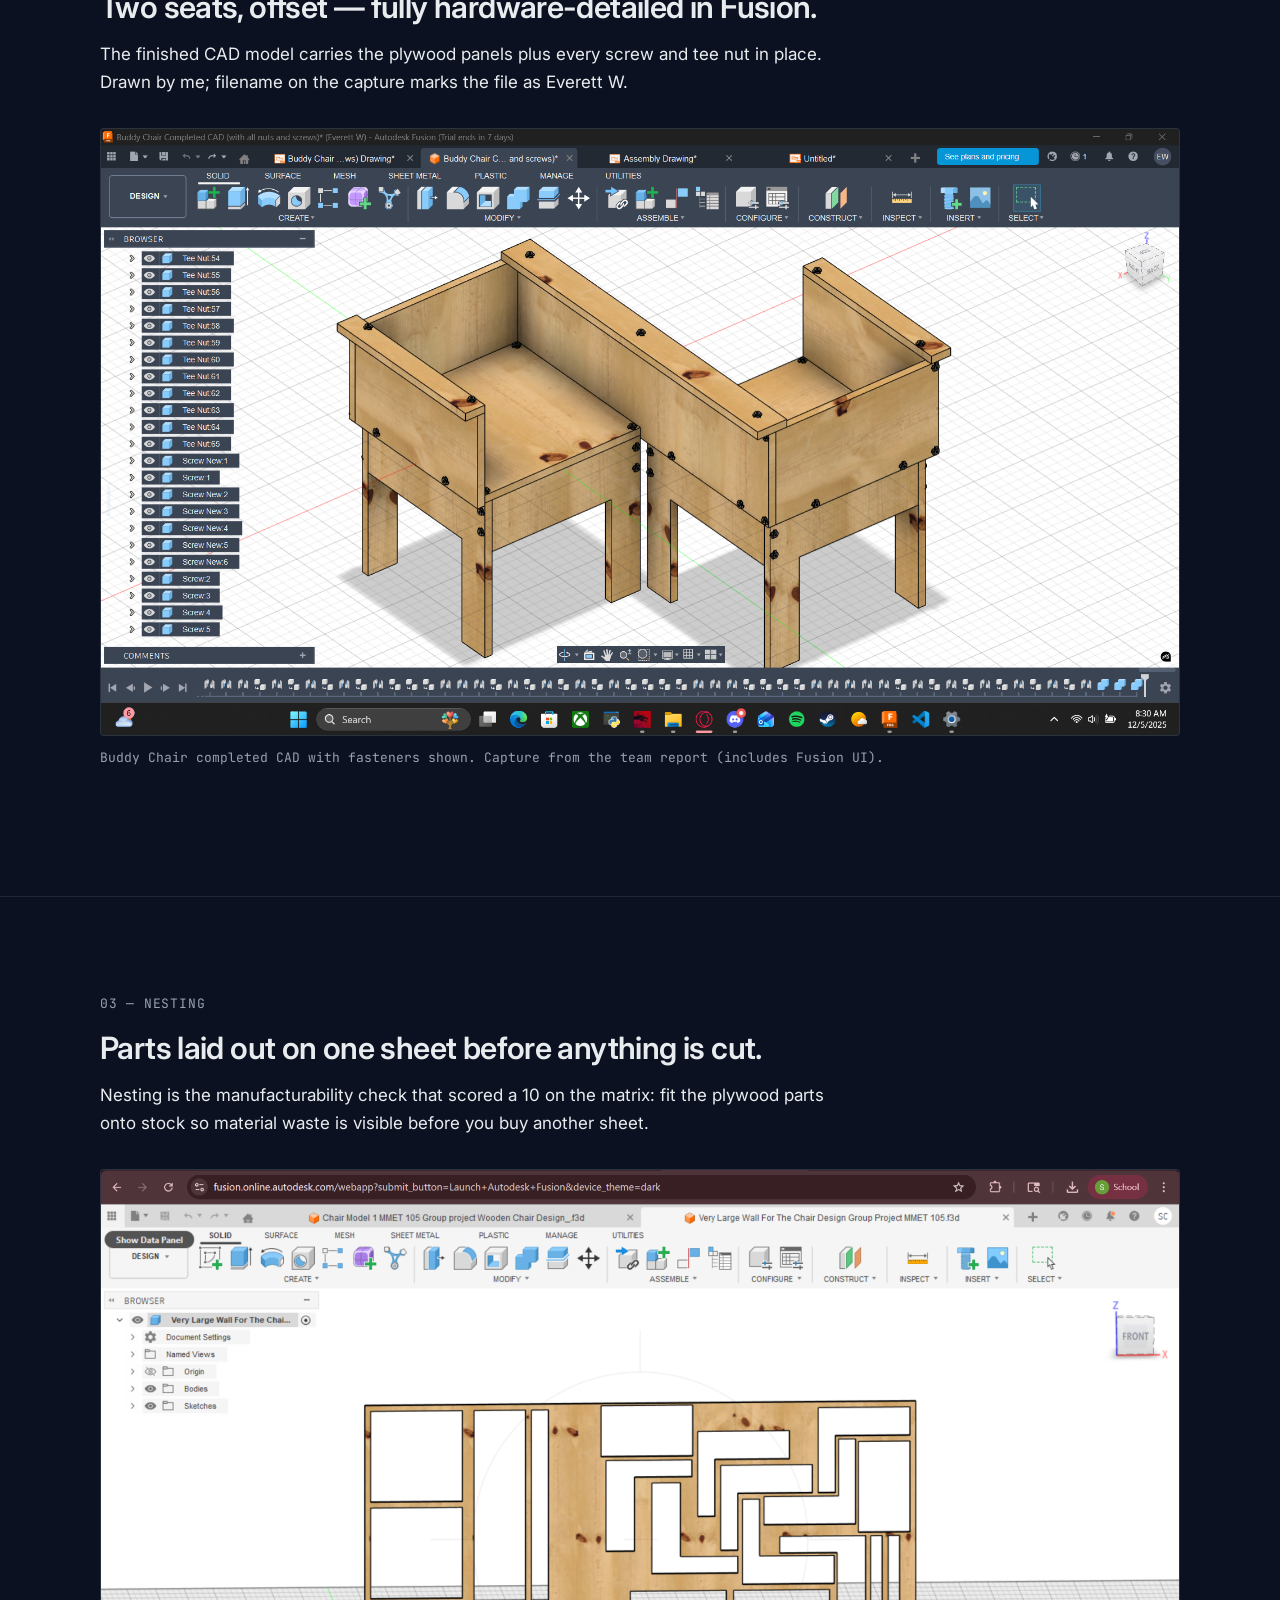
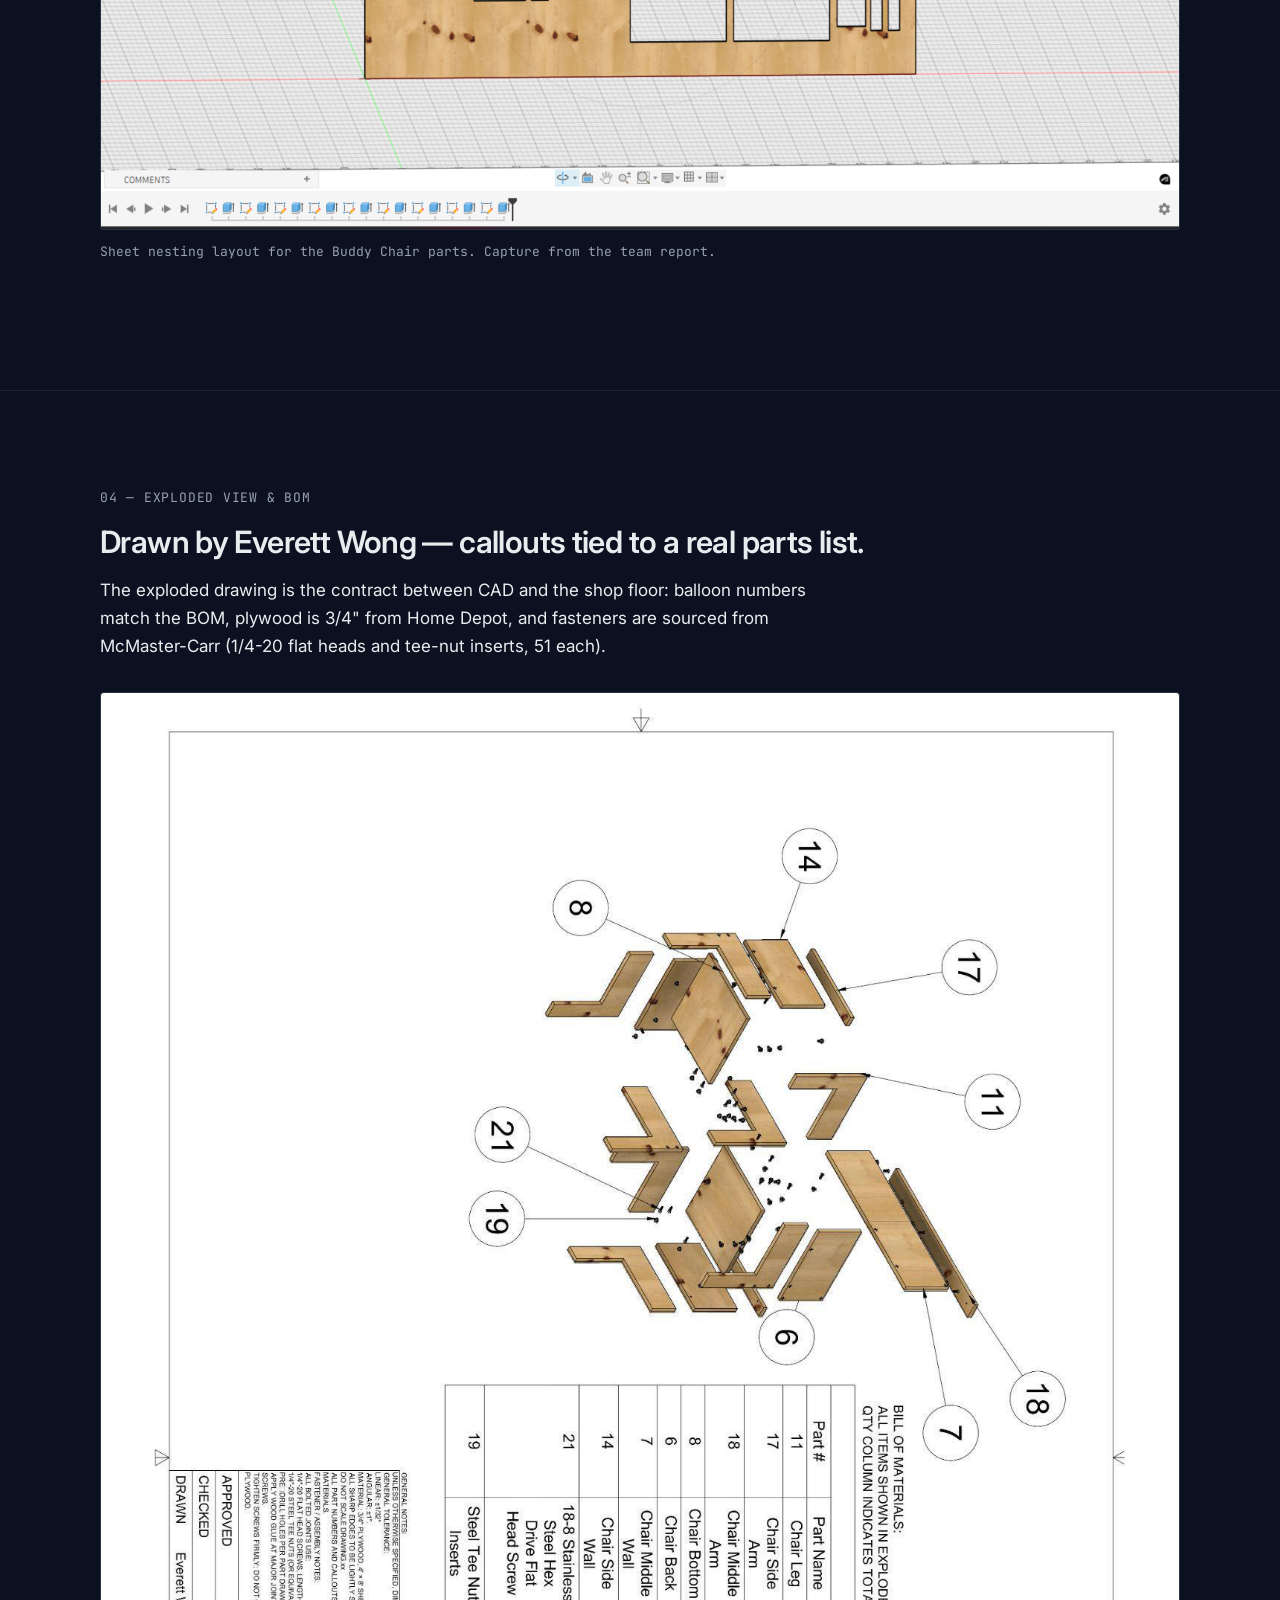
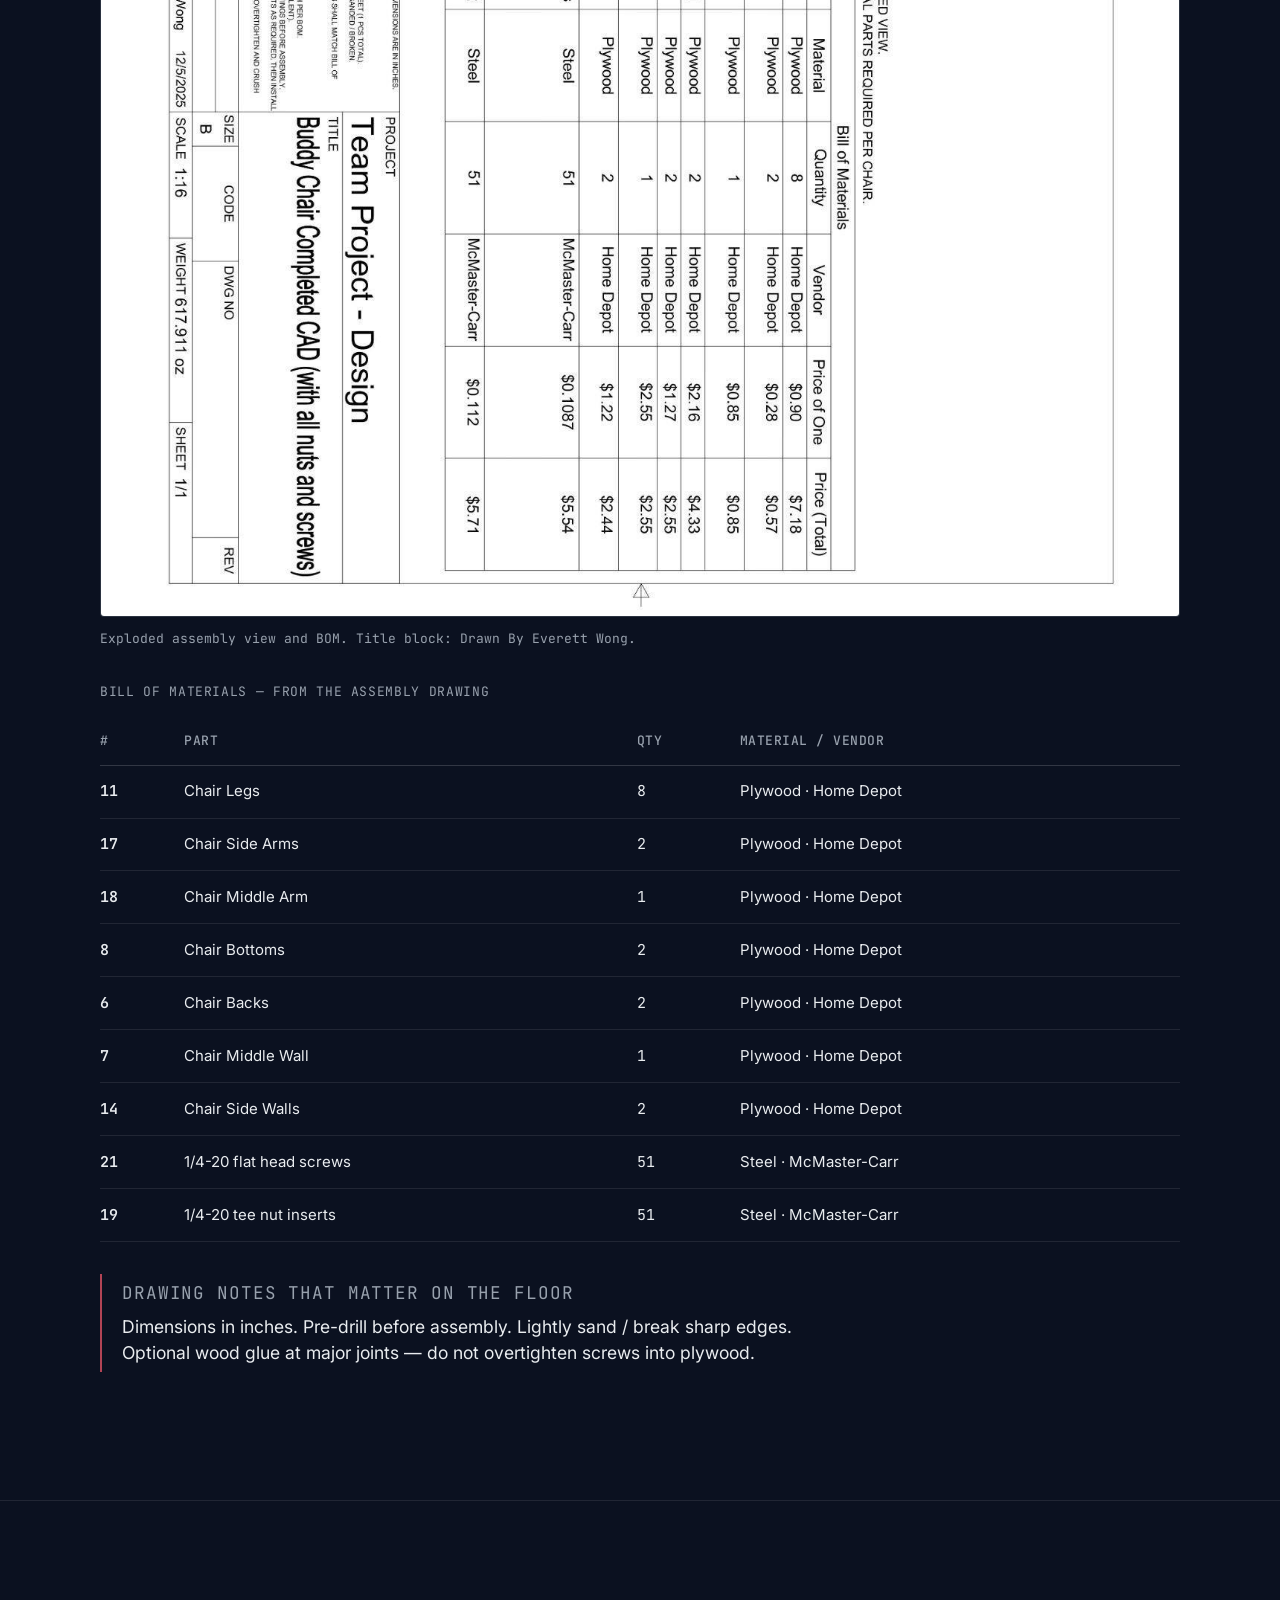
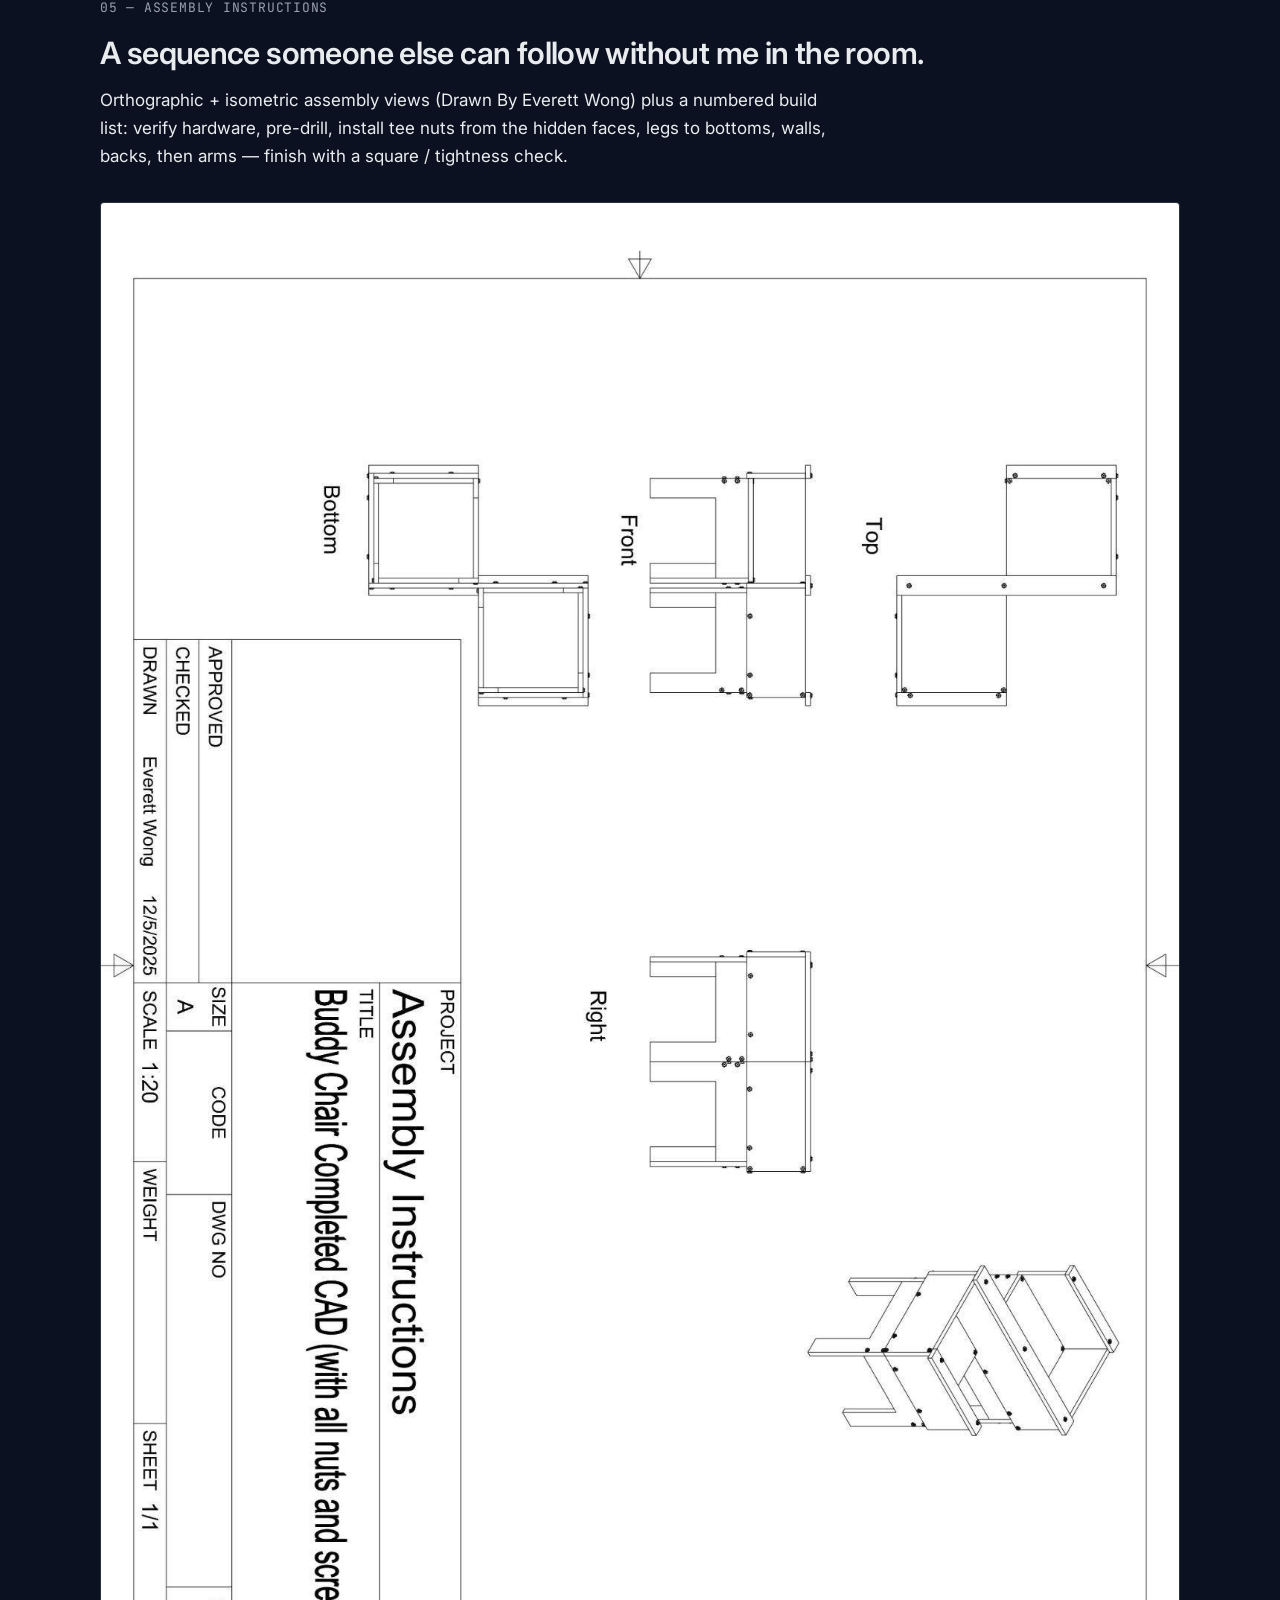
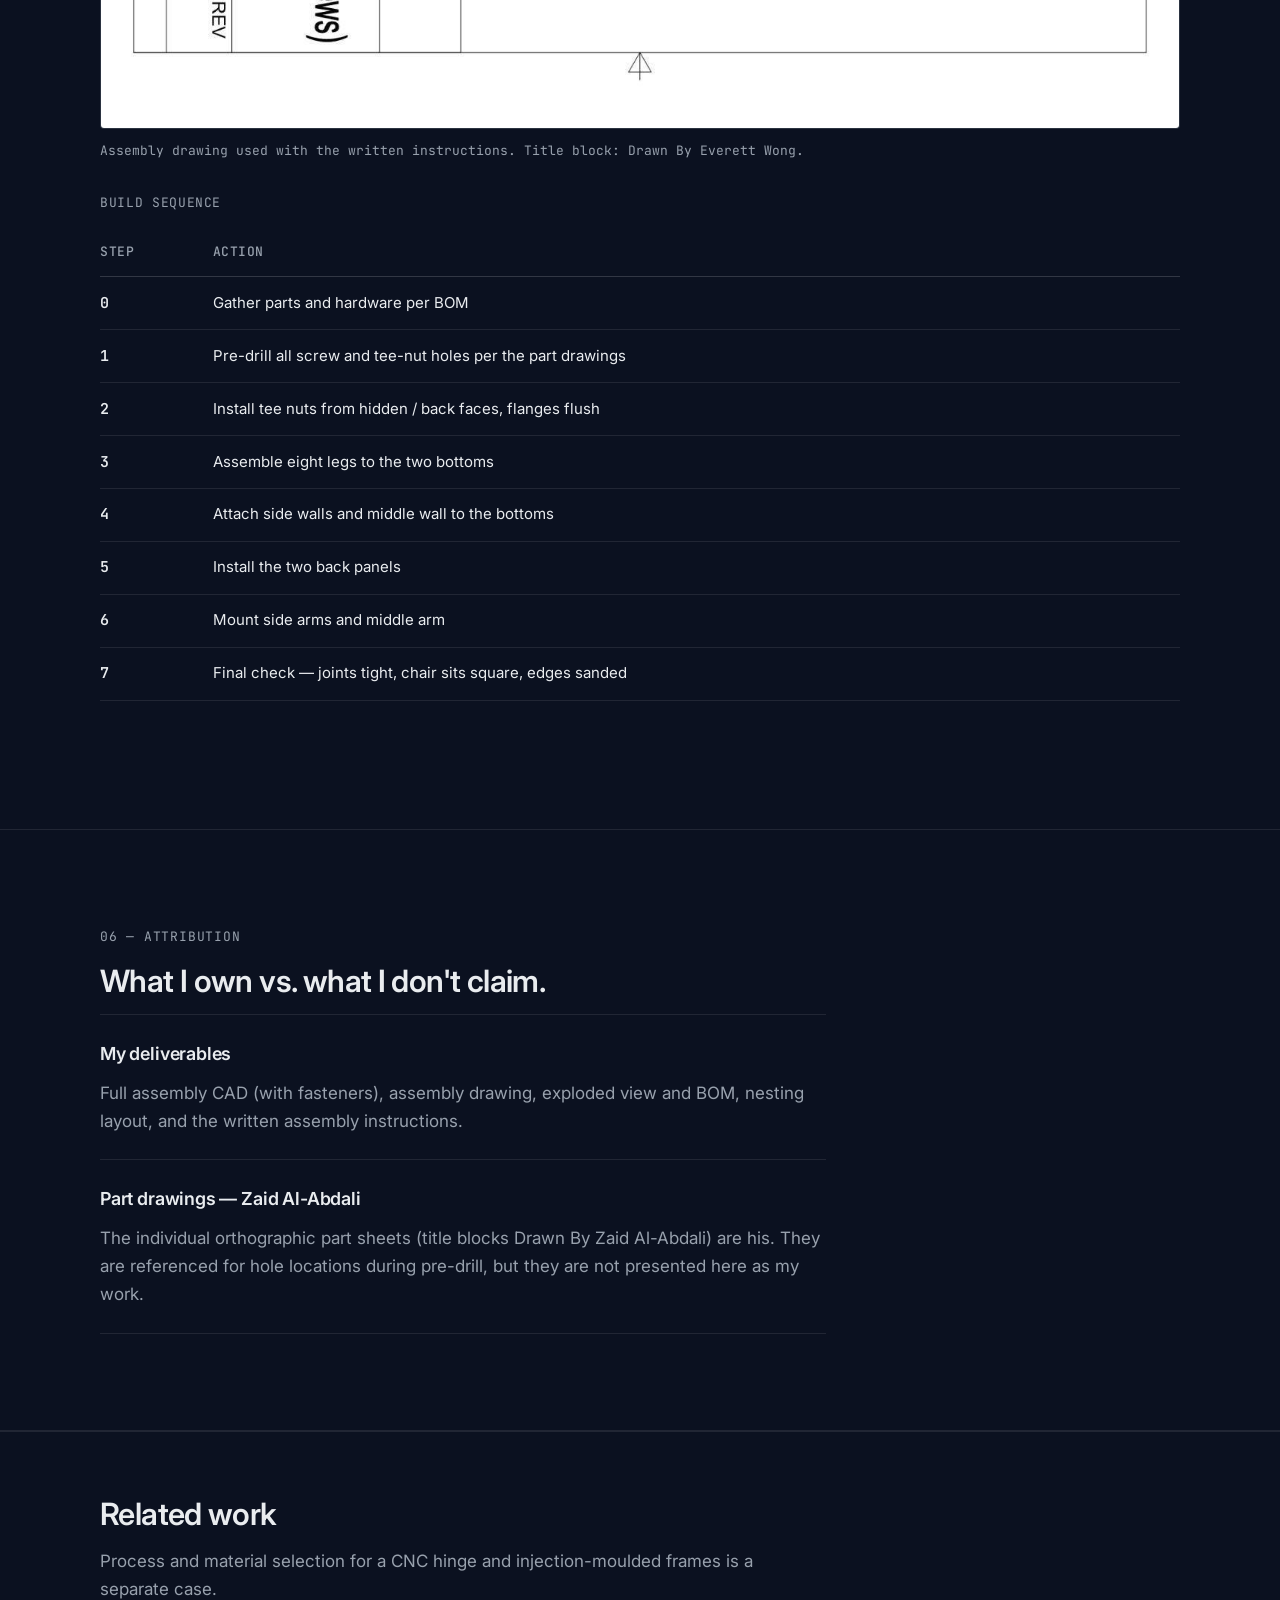
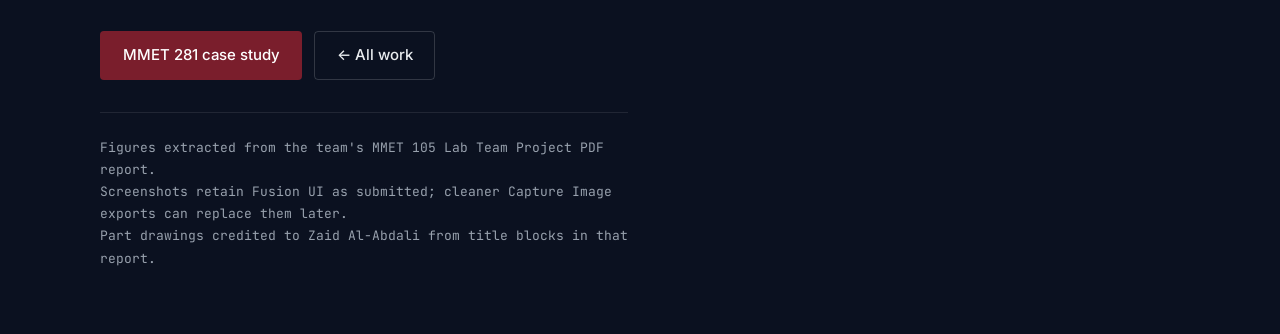
<file: case-mmet105.html>
<!DOCTYPE html>
<html lang="en" data-theme="dark">
<head>
  <meta charset="UTF-8" />
  <meta name="viewport" content="width=device-width, initial-scale=1" />
  <title>Buddy Chair — Assembly Docs, BOM &amp; Nesting | Everett Wong</title>
  <meta name="description" content="MMET 105 case study: Buddy Chair team project — assembly drawing, exploded view and BOM, sheet nesting layout, and assembly instructions by Everett Wong." />
  <link rel="canonical" href="https://everettwong618.github.io/case-mmet105.html" />
  <meta name="theme-color" content="#0B1120" />

  <link rel="preconnect" href="https://fonts.googleapis.com" />
  <link rel="preconnect" href="https://fonts.gstatic.com" crossorigin />
  <link href="https://fonts.googleapis.com/css2?family=Inter:wght@400;500;600;700&family=JetBrains+Mono:wght@400;500&display=swap" rel="stylesheet" />

  <style>
    /* ==========================================================================
       CASE STUDY — also the working prototype of the new design system.
       Tokens here are the ones REDESIGN-PLAN.md proposes for the whole site.
       ========================================================================== */
    *, *::before, *::after { box-sizing: border-box; }

    :root {
      /* Surfaces & ink — the ORIGINAL navy brand, retained. */
      --bg:          #0B1120;
      --bg-raised:   #161F2E;
      --text:        #E9ECEF;
      --text-mute:   #98A1AD;
      --hairline:    rgba(255, 255, 255, 0.09);
      --hairline-strong: rgba(255, 255, 255, 0.16);

      /* One accent: maroon.
         --accent (#7A1E2C) measures 1.84:1 on this navy — it FAILS as text/links.
         That contrast failure is why teal ended up carrying the whole site.
         --accent-lift is the missing step: validated PASS on #0B1120.
         Use --accent for FILLS only; --accent-lift for anything that must be read. */
      --accent:      #7A1E2C;  /* fills only: buttons, 2px rules */
      --accent-lift: #B24455;  /* text, links, marks, active states */

      /* Type scale — 1.25 ratio, fluid */
      --fs-display: clamp(2.25rem, 4.2vw, 3.25rem);
      --fs-h2:      clamp(1.5rem, 2.4vw, 2rem);
      --fs-h3:      clamp(1.1rem, 1.4vw, 1.25rem);
      --fs-lead:    clamp(1.1rem, 1.3vw, 1.25rem);
      --fs-body:    1.0625rem;
      --fs-small:   0.9375rem;
      --fs-micro:   0.8125rem;

      /* Spacing */
      --space-section: 96px;
      --space-block: 48px;

      --font-sans: "Inter", system-ui, -apple-system, "Segoe UI", sans-serif;
      --font-mono: "JetBrains Mono", ui-monospace, monospace;

      --measure: 66ch;
      --max: 1080px;
    }

    body {
      margin: 0;
      background: var(--bg);
      color: var(--text);
      font-family: var(--font-sans);
      font-size: var(--fs-body);
      line-height: 1.65;
      -webkit-font-smoothing: antialiased;
    }

    .container { width: min(100% - 2.5rem, var(--max)); margin-inline: auto; }

    a { color: inherit; text-underline-offset: 0.18em; }
    a:hover { color: var(--accent-lift); }
    img { display: block; max-width: 100%; height: auto; }

    :focus-visible { outline: 2px solid var(--accent-lift); outline-offset: 3px; }

    .skip-link {
      position: absolute; left: 1rem; top: -100px;
      background: var(--accent); color: #fff; padding: 0.6rem 1rem;
      z-index: 100; border-radius: 4px; text-decoration: none;
    }
    .skip-link:focus { top: 1rem; }

    /* ---- Header ---- */
    .site-header {
      border-bottom: 1px solid var(--hairline);
      position: sticky; top: 0; z-index: 50;
      background: rgba(11, 17, 32, 0.85);
      backdrop-filter: blur(12px);
    }
    .header-inner {
      display: flex; align-items: center; justify-content: space-between;
      min-height: 64px; gap: 1rem;
    }
    .logo {
      font-family: var(--font-mono); font-weight: 500;
      text-decoration: none; letter-spacing: 0.02em;
    }
    .back-link {
      font-size: var(--fs-micro); color: var(--text-mute);
      text-decoration: none; font-family: var(--font-mono);
    }
    .back-link:hover { color: var(--accent-lift); }

    /* ---- Eyebrow: muted grey, NOT coloured. This is the de-templating move. ---- */
    .eyebrow {
      font-family: var(--font-mono);
      font-size: var(--fs-micro);
      letter-spacing: 0.06em;
      color: var(--text-mute);
      margin: 0 0 1rem;
      text-transform: uppercase;
    }

    /* ---- Case hero ---- */
    .case-hero { padding: 72px 0 56px; border-bottom: 1px solid var(--hairline); }
    .case-hero h1 {
      font-size: var(--fs-display);
      line-height: 1.08;
      letter-spacing: -0.03em;
      font-weight: 700;
      margin: 0 0 1.25rem;
      max-width: 20ch;
    }
    .case-lead {
      font-size: var(--fs-lead);
      color: var(--text-mute);
      max-width: 60ch;
      margin: 0 0 2.5rem;
      line-height: 1.55;
    }

    /* Spec table — the drawing-sheet motif, applied to REAL data */
    .spec-table {
      display: grid;
      grid-template-columns: repeat(auto-fit, minmax(180px, 1fr));
      gap: 0;
      border-top: 1px solid var(--hairline);
    }
    .spec-table div {
      padding: 1rem 1.25rem 1rem 0;
      border-bottom: 1px solid var(--hairline);
    }
    .spec-table dt, .spec-key {
      font-family: var(--font-mono);
      font-size: var(--fs-micro);
      color: var(--text-mute);
      letter-spacing: 0.05em;
      text-transform: uppercase;
      margin-bottom: 0.35rem;
    }
    .spec-val { font-size: var(--fs-small); font-weight: 500; }

    /* ---- Sections ---- */
    .section { padding: var(--space-section) 0; border-bottom: 1px solid var(--hairline); }
    .section:last-of-type { border-bottom: 0; }
    h2 {
      font-size: var(--fs-h2);
      line-height: 1.15;
      letter-spacing: -0.02em;
      font-weight: 600;
      margin: 0 0 1rem;
    }
    h3 {
      font-size: var(--fs-h3);
      font-weight: 600;
      margin: 0 0 0.65rem;
      letter-spacing: -0.01em;
    }
    p { margin: 0 0 1.15rem; max-width: var(--measure); }
    p:last-child { margin-bottom: 0; }
    .muted { color: var(--text-mute); }

    /* Callout — the one decision that mattered */
    .keycall {
      border-left: 2px solid var(--accent-lift);
      padding: 0.35rem 0 0.35rem 1.25rem;
      margin: 2rem 0;
      max-width: var(--measure);
    }
    .keycall .spec-key { margin-bottom: 0.5rem; }
    .keycall p { font-size: var(--fs-lead); line-height: 1.5; margin: 0; }

    /* ---- Figures ---- */
    figure { margin: 2rem 0; }
    figure img {
      width: 100%;
      border: 1px solid var(--hairline);
      border-radius: 4px;
      background: var(--bg-raised);
    }
    figcaption {
      font-family: var(--font-mono);
      font-size: var(--fs-micro);
      color: var(--text-mute);
      margin-top: 0.75rem;
      line-height: 1.5;
    }
    /* Placeholder shown when the export isn't in place yet */
    .fig-pending {
      border: 1px dashed var(--hairline-strong);
      border-radius: 4px;
      background: var(--bg-raised);
      padding: 3rem 1.5rem;
      text-align: center;
      font-family: var(--font-mono);
      font-size: var(--fs-micro);
      color: var(--text-mute);
      line-height: 1.7;
    }
    .fig-pending strong { color: var(--accent-lift); font-weight: 500; }

    /* ---- Data tables ---- */
    .table-wrap { overflow-x: auto; margin: 2rem 0; }
    table {
      width: 100%;
      border-collapse: collapse;
      font-size: var(--fs-small);
      min-width: 560px;
    }
    caption {
      text-align: left;
      font-family: var(--font-mono);
      font-size: var(--fs-micro);
      color: var(--text-mute);
      letter-spacing: 0.05em;
      text-transform: uppercase;
      padding-bottom: 0.85rem;
    }
    th, td {
      text-align: left;
      padding: 0.85rem 1rem 0.85rem 0;
      border-bottom: 1px solid var(--hairline);
      vertical-align: top;
    }
    thead th {
      font-family: var(--font-mono);
      font-size: var(--fs-micro);
      font-weight: 500;
      color: var(--text-mute);
      letter-spacing: 0.04em;
      text-transform: uppercase;
      border-bottom-color: var(--hairline-strong);
    }
    tbody th { font-weight: 600; }
    .num { font-family: var(--font-mono); font-variant-numeric: tabular-nums; white-space: nowrap; }
    .pick {
      color: var(--accent-lift);
      font-family: var(--font-mono);
      font-size: var(--fs-micro);
      letter-spacing: 0.04em;
    }

    /* ---- Chart ---- */
    .chart-figure { margin: 2.5rem 0 1rem; }
    .charts {
      display: grid;
      grid-template-columns: repeat(auto-fit, minmax(320px, 1fr));
      gap: 2rem;
    }
    .chart-panel { min-width: 0; }
    .chart-title {
      font-size: var(--fs-small);
      font-weight: 600;
      margin: 0 0 0.15rem;
    }
    .chart-sub {
      font-family: var(--font-mono);
      font-size: var(--fs-micro);
      color: var(--text-mute);
      margin: 0 0 0.75rem;
    }
    .chart-panel svg { width: 100%; height: auto; overflow: visible; }
    .grid-line { stroke: var(--hairline); stroke-width: 1; }
    .axis-line { stroke: var(--hairline-strong); stroke-width: 1; }
    .tick-text {
      fill: var(--text-mute);
      font-family: var(--font-mono);
      font-size: 10px;
      font-variant-numeric: tabular-nums;
    }
    .bar {
      fill: var(--accent-lift);
      transition: fill 140ms ease;
    }
    .bar-group:hover .bar { fill: #C9566A; }
    .bar-label {
      fill: var(--text);
      font-family: var(--font-mono);
      font-size: 10.5px;
      font-variant-numeric: tabular-nums;
      text-anchor: middle;
    }
    .cat-label {
      fill: var(--text-mute);
      font-family: var(--font-mono);
      font-size: 10px;
      text-anchor: middle;
    }

    /* ---- Reflection ---- */
    .lesson-list { list-style: none; margin: 0; padding: 0; max-width: var(--measure); }
    .lesson-list li {
      border-top: 1px solid var(--hairline);
      padding: 1.5rem 0;
    }
    .lesson-list li:last-child { border-bottom: 1px solid var(--hairline); }

    /* ---- Footer ---- */
    .case-footer { padding: 64px 0; border-top: 1px solid var(--hairline); }
    .btn {
      display: inline-flex; align-items: center; gap: 0.5rem;
      min-height: 44px; padding: 0.7rem 1.35rem;
      background: var(--accent); color: #fff;
      border: 1px solid transparent; border-radius: 4px;
      text-decoration: none; font-size: var(--fs-small); font-weight: 500;
    }
    .btn:hover { background: #94263a; color: #fff; }
    .btn-ghost {
      background: transparent; color: var(--text);
      border-color: var(--hairline-strong);
    }
    .btn-ghost:hover { background: transparent; border-color: var(--accent-lift); color: var(--accent-lift); }
    .btn-row { display: flex; flex-wrap: wrap; gap: 0.75rem; margin-top: 1.75rem; }

    .source-note {
      font-family: var(--font-mono);
      font-size: var(--fs-micro);
      color: var(--text-mute);
      line-height: 1.7;
      margin-top: 2rem;
      padding-top: 1.5rem;
      border-top: 1px solid var(--hairline);
      max-width: var(--measure);
    }

    @media (max-width: 640px) {
      :root { --space-section: 64px; }
      .case-hero { padding: 48px 0 40px; }
    }
    @media (prefers-reduced-motion: reduce) {
      * { transition-duration: 0.01ms !important; animation-duration: 0.01ms !important; }
    }
  </style>
</head>
<body>
  <a class="skip-link" href="#main">Skip to content</a>

  <header class="site-header">
    <div class="container header-inner">
      <a class="logo" href="index.html">EW</a>
      <a class="back-link" href="index.html#projects">← All work</a>
    </div>
  </header>

  <main id="main">
    <section class="case-hero">
      <div class="container">
        <p class="eyebrow">MMET 105 · Team project · Lab</p>
        <h1>Buddy Chair — from parts to a buildable assembly.</h1>
        <p class="case-lead">
          A dual-seat plywood chair selected from a five-concept design matrix. My share of the package was the
          documentation that turns individual parts into something you can nest, source, and assemble:
          the assembly drawing, exploded view and BOM, sheet-nesting layout, and step-by-step instructions.
        </p>

        <div class="spec-table">
          <div>
            <p class="spec-key">My role</p>
            <p class="spec-val">Assembly drawing · exploded view &amp; BOM · nesting · assembly instructions</p>
          </div>
          <div>
            <p class="spec-key">Not mine</p>
            <p class="spec-val">Individual part drawings — Zaid Al-Abdali</p>
          </div>
          <div>
            <p class="spec-key">Tools</p>
            <p class="spec-val">Autodesk Fusion 360 · McMaster-Carr · Home Depot</p>
          </div>
          <div>
            <p class="spec-key">Hardware</p>
            <p class="spec-val">51× 1/4-20 flat heads · 51× tee-nut inserts · 3/4&quot; plywood</p>
          </div>
        </div>
      </div>
    </section>

    <section class="section">
      <div class="container">
        <p class="eyebrow">01 — Concept selection</p>
        <h2>Buddy Chair won a six-criterion matrix.</h2>
        <p>
          The team scored five concepts — Normal Chair, Soccer Ball, Wavy Chair, Gorilla Couch, and Buddy Chair —
          on style, structure, durability, comfort, material quality, and manufacturability (60 points possible).
          Buddy Chair led at <strong>47 / 60</strong>, with a perfect 10 on manufacturability.
        </p>
        <div class="table-wrap">
          <table>
            <caption>Design matrix totals</caption>
            <thead>
              <tr>
                <th scope="col">Concept</th>
                <th scope="col">Total / 60</th>
              </tr>
            </thead>
            <tbody>
              <tr><th scope="row">Buddy Chair <span class="pick">← selected</span></th><td class="num">47</td></tr>
              <tr><th scope="row">Gorilla Couch</th><td class="num">43</td></tr>
              <tr><th scope="row">Wavy Chair</th><td class="num">40</td></tr>
              <tr><th scope="row">Normal Chair</th><td class="num">37</td></tr>
              <tr><th scope="row">Soccer Ball</th><td class="num">36</td></tr>
            </tbody>
          </table>
        </div>
      </div>
    </section>

    <section class="section">
      <div class="container">
        <p class="eyebrow">02 — Assembly model</p>
        <h2>Two seats, offset — fully hardware-detailed in Fusion.</h2>
        <p>
          The finished CAD model carries the plywood panels plus every screw and tee nut in place.
          Drawn by me; filename on the capture marks the file as Everett W.
        </p>
        <figure>
          <img
            src="assets/img/case/buddy-assembly-cad.png"
            alt="Autodesk Fusion 360 assembly of the Buddy Chair with wood-grain panels and visible screws and tee nuts."
            width="1918" height="1078"
            loading="eager" decoding="async"
          />
          <figcaption>Buddy Chair completed CAD with fasteners shown. Capture from the team report (includes Fusion UI).</figcaption>
        </figure>
      </div>
    </section>

    <section class="section">
      <div class="container">
        <p class="eyebrow">03 — Nesting</p>
        <h2>Parts laid out on one sheet before anything is cut.</h2>
        <p>
          Nesting is the manufacturability check that scored a 10 on the matrix: fit the plywood parts onto
          stock so material waste is visible before you buy another sheet.
        </p>
        <figure>
          <img
            src="assets/img/case/buddy-nesting.png"
            alt="Fusion 360 nesting layout of Buddy Chair plywood parts arranged on a wood-grain sheet."
            width="2048" height="1252"
            loading="lazy" decoding="async"
          />
          <figcaption>Sheet nesting layout for the Buddy Chair parts. Capture from the team report.</figcaption>
        </figure>
      </div>
    </section>

    <section class="section">
      <div class="container">
        <p class="eyebrow">04 — Exploded view &amp; BOM</p>
        <h2>Drawn by Everett Wong — callouts tied to a real parts list.</h2>
        <p>
          The exploded drawing is the contract between CAD and the shop floor: balloon numbers match the BOM,
          plywood is 3/4&quot; from Home Depot, and fasteners are sourced from McMaster-Carr
          (1/4-20 flat heads and tee-nut inserts, 51 each).
        </p>
        <figure>
          <img
            src="assets/img/case/buddy-exploded-bom.png"
            alt="Engineering drawing of the Buddy Chair exploded assembly with bill of materials table and title block drawn by Everett Wong."
            width="1449" height="2048"
            loading="lazy" decoding="async"
          />
          <figcaption>Exploded assembly view and BOM. Title block: Drawn By Everett Wong.</figcaption>
        </figure>

        <div class="table-wrap">
          <table>
            <caption>Bill of materials — from the assembly drawing</caption>
            <thead>
              <tr>
                <th scope="col">#</th>
                <th scope="col">Part</th>
                <th scope="col">Qty</th>
                <th scope="col">Material / vendor</th>
              </tr>
            </thead>
            <tbody>
              <tr><th scope="row" class="num">11</th><td>Chair Legs</td><td class="num">8</td><td>Plywood · Home Depot</td></tr>
              <tr><th scope="row" class="num">17</th><td>Chair Side Arms</td><td class="num">2</td><td>Plywood · Home Depot</td></tr>
              <tr><th scope="row" class="num">18</th><td>Chair Middle Arm</td><td class="num">1</td><td>Plywood · Home Depot</td></tr>
              <tr><th scope="row" class="num">8</th><td>Chair Bottoms</td><td class="num">2</td><td>Plywood · Home Depot</td></tr>
              <tr><th scope="row" class="num">6</th><td>Chair Backs</td><td class="num">2</td><td>Plywood · Home Depot</td></tr>
              <tr><th scope="row" class="num">7</th><td>Chair Middle Wall</td><td class="num">1</td><td>Plywood · Home Depot</td></tr>
              <tr><th scope="row" class="num">14</th><td>Chair Side Walls</td><td class="num">2</td><td>Plywood · Home Depot</td></tr>
              <tr><th scope="row" class="num">21</th><td>1/4-20 flat head screws</td><td class="num">51</td><td>Steel · McMaster-Carr</td></tr>
              <tr><th scope="row" class="num">19</th><td>1/4-20 tee nut inserts</td><td class="num">51</td><td>Steel · McMaster-Carr</td></tr>
            </tbody>
          </table>
        </div>

        <div class="keycall">
          <p class="spec-key">Drawing notes that matter on the floor</p>
          <p>
            Dimensions in inches. Pre-drill before assembly. Lightly sand / break sharp edges.
            Optional wood glue at major joints — do not overtighten screws into plywood.
          </p>
        </div>
      </div>
    </section>

    <section class="section">
      <div class="container">
        <p class="eyebrow">05 — Assembly instructions</p>
        <h2>A sequence someone else can follow without me in the room.</h2>
        <p>
          Orthographic + isometric assembly views (Drawn By Everett Wong) plus a numbered build list:
          verify hardware, pre-drill, install tee nuts from the hidden faces, legs to bottoms,
          walls, backs, then arms — finish with a square / tightness check.
        </p>
        <figure>
          <img
            src="assets/img/case/buddy-assembly-drawing.png"
            alt="Buddy Chair assembly drawing with multiple orthographic views, isometric view, and title block drawn by Everett Wong."
            width="1448" height="2048"
            loading="lazy" decoding="async"
          />
          <figcaption>Assembly drawing used with the written instructions. Title block: Drawn By Everett Wong.</figcaption>
        </figure>

        <div class="table-wrap">
          <table>
            <caption>Build sequence</caption>
            <thead>
              <tr>
                <th scope="col">Step</th>
                <th scope="col">Action</th>
              </tr>
            </thead>
            <tbody>
              <tr><th scope="row" class="num">0</th><td>Gather parts and hardware per BOM</td></tr>
              <tr><th scope="row" class="num">1</th><td>Pre-drill all screw and tee-nut holes per the part drawings</td></tr>
              <tr><th scope="row" class="num">2</th><td>Install tee nuts from hidden / back faces, flanges flush</td></tr>
              <tr><th scope="row" class="num">3</th><td>Assemble eight legs to the two bottoms</td></tr>
              <tr><th scope="row" class="num">4</th><td>Attach side walls and middle wall to the bottoms</td></tr>
              <tr><th scope="row" class="num">5</th><td>Install the two back panels</td></tr>
              <tr><th scope="row" class="num">6</th><td>Mount side arms and middle arm</td></tr>
              <tr><th scope="row" class="num">7</th><td>Final check — joints tight, chair sits square, edges sanded</td></tr>
            </tbody>
          </table>
        </div>
      </div>
    </section>

    <section class="section">
      <div class="container">
        <p class="eyebrow">06 — Attribution</p>
        <h2>What I own vs. what I don't claim.</h2>
        <ul class="lesson-list">
          <li>
            <h3>My deliverables</h3>
            <p class="muted">
              Full assembly CAD (with fasteners), assembly drawing, exploded view and BOM, nesting layout,
              and the written assembly instructions.
            </p>
          </li>
          <li>
            <h3>Part drawings — Zaid Al-Abdali</h3>
            <p class="muted">
              The individual orthographic part sheets (title blocks Drawn By Zaid Al-Abdali) are his.
              They are referenced for hole locations during pre-drill, but they are not presented here as my work.
            </p>
          </li>
        </ul>
      </div>
    </section>

    <section class="case-footer">
      <div class="container">
        <h2>Related work</h2>
        <p class="muted">
          Process and material selection for a CNC hinge and injection-moulded frames is a separate case.
        </p>
        <div class="btn-row">
          <a class="btn" href="case-mmet281.html">MMET 281 case study</a>
          <a class="btn btn-ghost" href="index.html#projects">← All work</a>
        </div>
        <p class="source-note">
          Figures extracted from the team's MMET 105 Lab Team Project PDF report.<br />
          Screenshots retain Fusion UI as submitted; cleaner Capture Image exports can replace them later.<br />
          Part drawings credited to Zaid Al-Abdali from title blocks in that report.
        </p>
      </div>
    </section>
  </main>
</body>
</html>
</file>
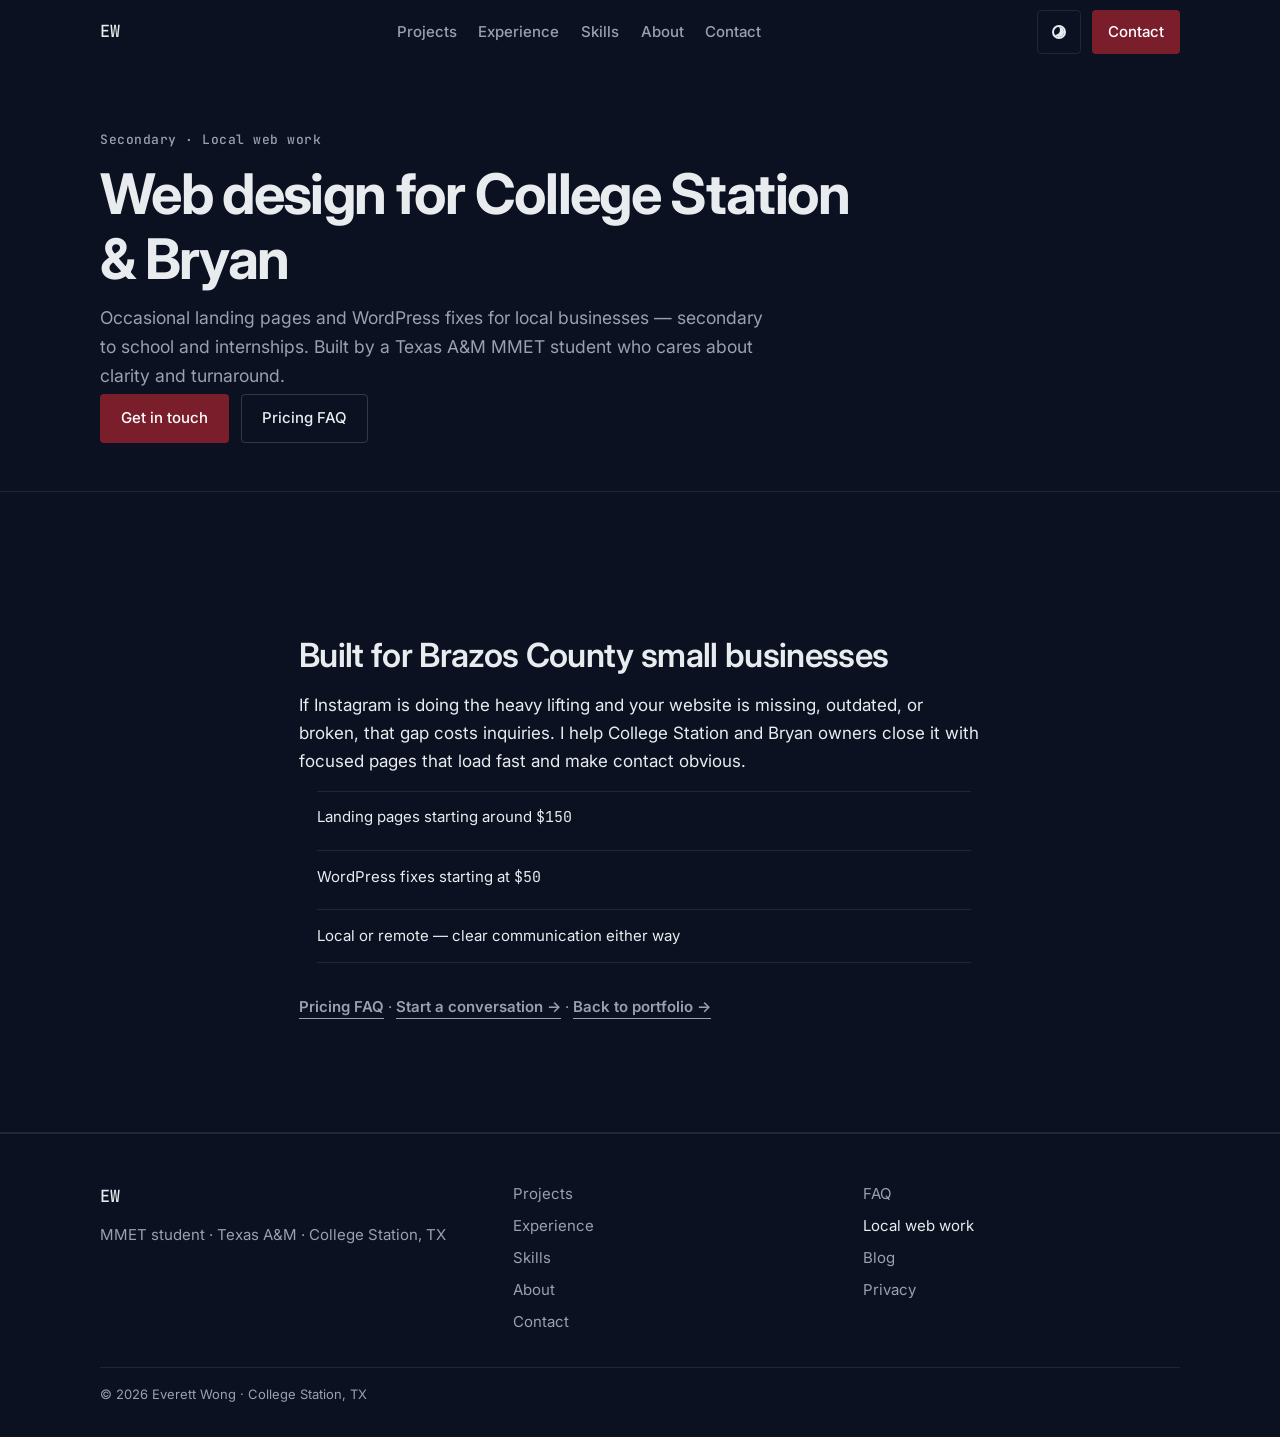
<file: college-station-web-design.html>
<!DOCTYPE html>
<html lang="en" data-theme="dark">
<head>
  <meta charset="UTF-8" />
  <meta name="viewport" content="width=device-width, initial-scale=1" />
  <title>College Station Web Design — Everett Wong</title>
  <meta name="description" content="Occasional web design and WordPress help for small businesses in College Station and Bryan, TX. Landing pages from about $150." />
  <link rel="canonical" href="https://everettwong618.github.io/college-station-web-design.html" />
  <meta property="og:title" content="College Station Web Design — Everett Wong" />
  <meta property="og:description" content="Landing pages and WordPress help for College Station and Bryan small businesses." />
  <meta property="og:url" content="https://everettwong618.github.io/college-station-web-design.html" />
  <meta property="og:type" content="website" />
  <meta name="theme-color" content="#0B1120" />
  <link rel="icon" href="data:image/svg+xml,%3Csvg xmlns='http://www.w3.org/2000/svg' viewBox='0 0 32 32'%3E%3Crect width='32' height='32' rx='6' fill='%230B1120'/%3E%3Ctext x='4' y='22' font-family='monospace' font-size='14' fill='%23E9ECEF'%3EEW%3C/text%3E%3C/svg%3E" />
  <link rel="preconnect" href="https://fonts.googleapis.com" />
  <link rel="preconnect" href="https://fonts.gstatic.com" crossorigin />
  <link href="https://fonts.googleapis.com/css2?family=Inter:wght@400;500;600;700&family=JetBrains+Mono:wght@400;500&display=swap" rel="stylesheet" />
  <link rel="stylesheet" href="styles.css" />
</head>
<body>
  <a class="skip-link" href="#main">Skip to content</a>
  <header class="site-header is-scrolled" id="site-header">
    <div class="container header-inner">
      <a class="logo" href="index.html" aria-label="Everett Wong home">EW</a>
      <nav class="nav" id="primary-nav" aria-label="Primary">
        <a href="index.html#projects">Projects</a>
        <a href="index.html#experience">Experience</a>
        <a href="index.html#skills">Skills</a>
        <a href="index.html#about">About</a>
        <a href="index.html#contact">Contact</a>
      </nav>
      <div class="header-actions">
        <button class="theme-toggle" type="button" aria-label="Toggle light and dark theme" title="Toggle theme">
          <span class="theme-icon" aria-hidden="true"></span>
        </button>
        <a class="btn btn-sm btn-primary header-cta" href="index.html#contact">Contact</a>
        <button class="nav-toggle" type="button" aria-expanded="false" aria-controls="primary-nav" aria-label="Open menu">
          <span></span><span></span><span></span>
        </button>
      </div>
    </div>
  </header>

  <main id="main">
    <section class="page-hero">
      <div class="container">
        <p class="section-label">Secondary · Local web work</p>
        <h1>Web design for College Station &amp; Bryan</h1>
        <p class="section-lead">
          Occasional landing pages and WordPress fixes for local businesses — secondary to school and internships.
          Built by a Texas A&amp;M MMET student who cares about clarity and turnaround.
        </p>
        <div class="hero-actions">
          <a class="btn btn-primary" href="index.html#contact">Get in touch</a>
          <a class="btn btn-ghost" href="faq.html">Pricing FAQ</a>
        </div>
      </div>
    </section>

    <section class="section">
      <div class="container prose">
        <h2>Built for Brazos County small businesses</h2>
        <p>
          If Instagram is doing the heavy lifting and your website is missing, outdated, or broken, that gap costs
          inquiries. I help College Station and Bryan owners close it with focused pages that load fast and make
          contact obvious.
        </p>
        <ul class="spec-bullets">
          <li>Landing pages starting around <span class="price">$150</span></li>
          <li>WordPress fixes starting at <span class="price">$50</span></li>
          <li>Local or remote — clear communication either way</li>
        </ul>
        <p class="satellite-cta">
          <a class="text-link" href="faq.html">Pricing FAQ</a>
          ·
          <a class="text-link" href="index.html#contact">Start a conversation <span aria-hidden="true">→</span></a>
          ·
          <a class="text-link" href="index.html">Back to portfolio <span aria-hidden="true">→</span></a>
        </p>
      </div>
    </section>
  </main>

  <footer class="site-footer">
    <div class="container footer-top footer-top-satellite">
      <div class="footer-brand">
        <a class="logo" href="index.html">EW</a>
        <p>MMET student · Texas A&amp;M · College Station, TX</p>
      </div>
      <nav class="footer-nav" aria-label="Footer">
        <a href="index.html#projects">Projects</a>
        <a href="index.html#experience">Experience</a>
        <a href="index.html#skills">Skills</a>
        <a href="index.html#about">About</a>
        <a href="index.html#contact">Contact</a>
      </nav>
      <nav class="footer-nav" aria-label="Secondary">
        <a href="faq.html">FAQ</a>
        <a href="college-station-web-design.html" class="is-active">Local web work</a>
        <a href="blog/index.html">Blog</a>
        <a href="privacy.html">Privacy</a>
      </nav>
    </div>
    <div class="container footer-bottom">
      <p>&copy; <span id="year"></span> Everett Wong · College Station, TX</p>
    </div>
  </footer>
  <script src="script.js" defer></script>
</body>
</html>
</file>
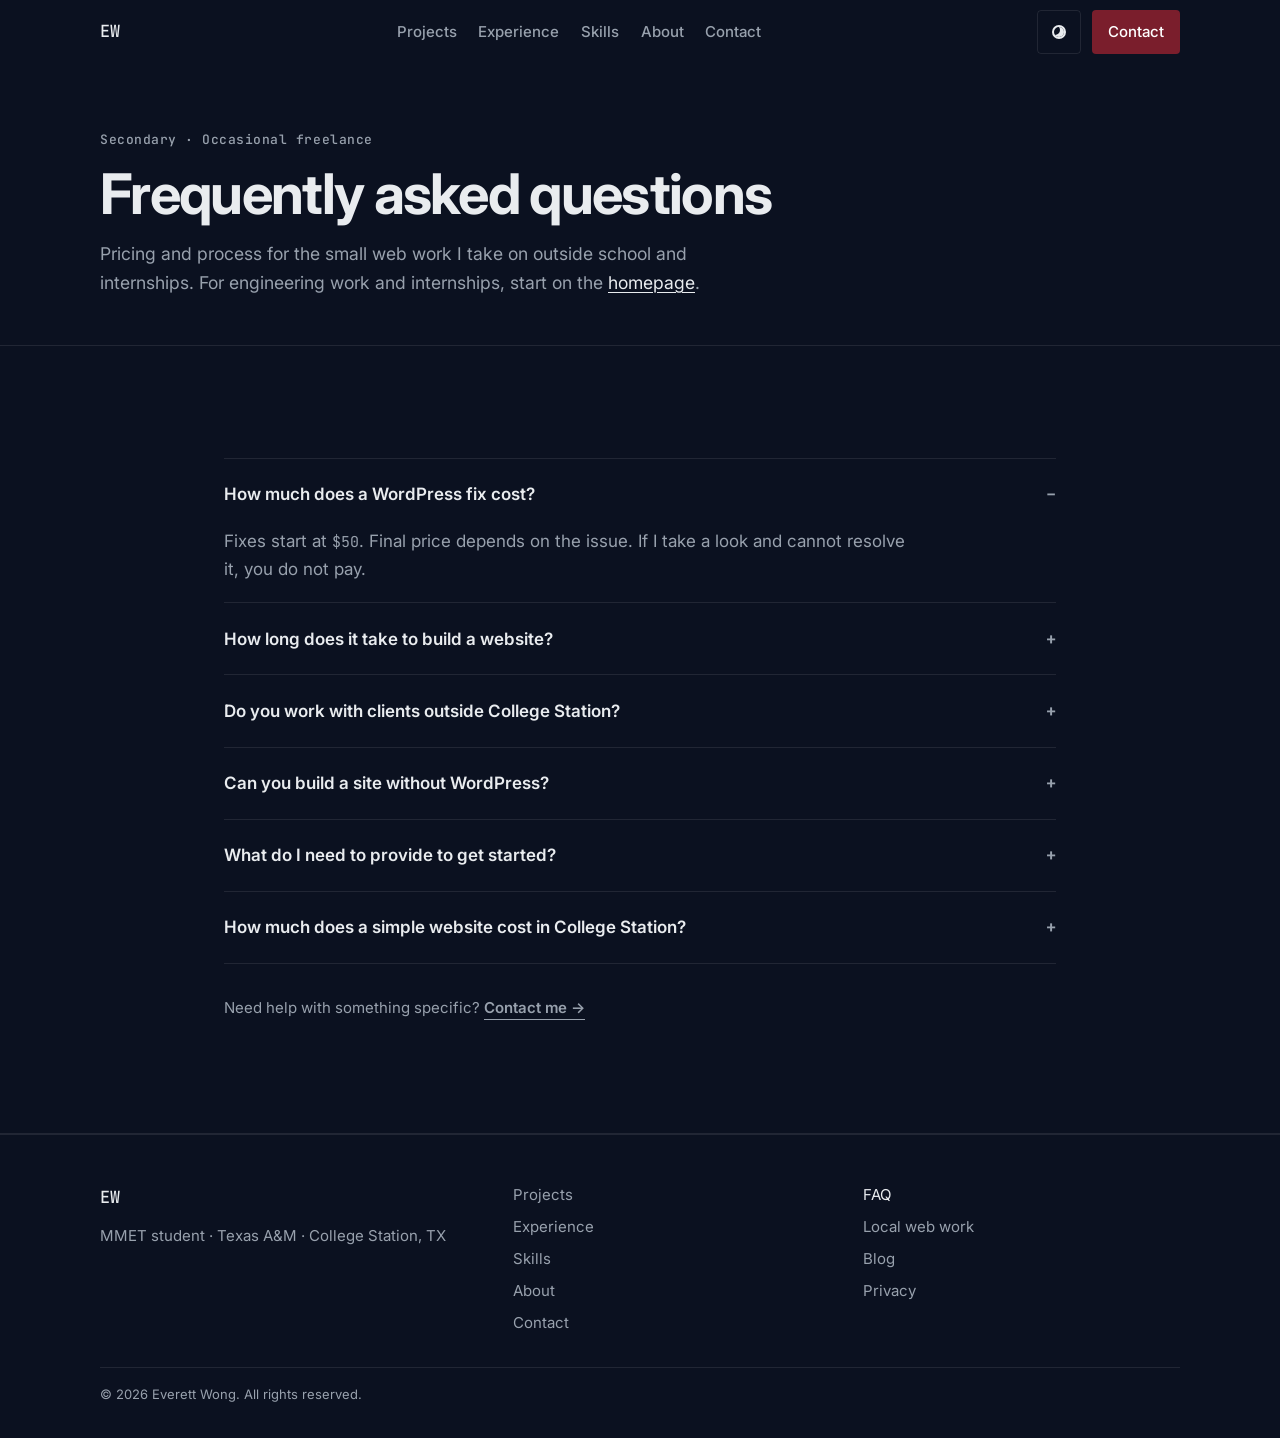
<file: faq.html>
<!DOCTYPE html>
<html lang="en" data-theme="dark">
<head>
  <meta charset="UTF-8" />
  <meta name="viewport" content="width=device-width, initial-scale=1" />
  <title>FAQ — Everett Wong | College Station, TX</title>
  <meta name="description" content="FAQ for Everett Wong: WordPress fix pricing, website timelines, remote work, and how to get started in College Station, TX." />
  <link rel="canonical" href="https://everettwong618.github.io/faq.html" />
  <meta property="og:title" content="FAQ — Everett Wong" />
  <meta property="og:description" content="Pricing, timelines, remote work, and getting started." />
  <meta property="og:url" content="https://everettwong618.github.io/faq.html" />
  <meta property="og:type" content="website" />
  <meta name="theme-color" content="#0B1120" />
  <link rel="icon" href="data:image/svg+xml,%3Csvg xmlns='http://www.w3.org/2000/svg' viewBox='0 0 32 32'%3E%3Crect width='32' height='32' rx='6' fill='%230B1120'/%3E%3Ctext x='4' y='22' font-family='monospace' font-size='14' fill='%23E9ECEF'%3EEW%3C/text%3E%3C/svg%3E" />
  <link rel="preconnect" href="https://fonts.googleapis.com" />
  <link rel="preconnect" href="https://fonts.gstatic.com" crossorigin />
  <link href="https://fonts.googleapis.com/css2?family=Inter:wght@400;500;600;700&family=JetBrains+Mono:wght@400;500&display=swap" rel="stylesheet" />
  <link rel="stylesheet" href="styles.css" />
  <script type="application/ld+json">
  {
    "@context": "https://schema.org",
    "@type": "FAQPage",
    "mainEntity": [
      {
        "@type": "Question",
        "name": "How much does a WordPress fix cost?",
        "acceptedAnswer": {
          "@type": "Answer",
          "text": "WordPress fixes start at $50. Final price depends on the issue. If I review it and cannot fix it, you do not pay."
        }
      },
      {
        "@type": "Question",
        "name": "How long does it take to build a website?",
        "acceptedAnswer": {
          "@type": "Answer",
          "text": "Simple landing pages often take about 3–7 days after content and direction are clear. Larger builds are scoped up front."
        }
      },
      {
        "@type": "Question",
        "name": "Do you work with clients outside College Station?",
        "acceptedAnswer": {
          "@type": "Answer",
          "text": "Yes. Local work is welcome in College Station and Bryan, and remote clients across Texas and beyond are common."
        }
      },
      {
        "@type": "Question",
        "name": "Can you build a site without WordPress?",
        "acceptedAnswer": {
          "@type": "Answer",
          "text": "Yes. Custom HTML/CSS/JS sites are a strong option when you want speed, control, and low ongoing cost."
        }
      },
      {
        "@type": "Question",
        "name": "What do I need to provide to get started?",
        "acceptedAnswer": {
          "@type": "Answer",
          "text": "A short description of the problem or goal is enough. Logos, copy, and brand notes help, but rough ideas work too."
        }
      },
      {
        "@type": "Question",
        "name": "How much does a simple website cost in College Station?",
        "acceptedAnswer": {
          "@type": "Answer",
          "text": "Focused landing pages start around $150. Exact pricing depends on pages, forms, and content needs."
        }
      }
    ]
  }
  </script>
</head>
<body>
  <a class="skip-link" href="#main">Skip to content</a>
  <header class="site-header is-scrolled" id="site-header">
    <div class="container header-inner">
      <a class="logo" href="index.html" aria-label="Everett Wong home">EW</a>
      <nav class="nav" id="primary-nav" aria-label="Primary">
        <a href="index.html#projects">Projects</a>
        <a href="index.html#experience">Experience</a>
        <a href="index.html#skills">Skills</a>
        <a href="index.html#about">About</a>
        <a href="index.html#contact">Contact</a>
      </nav>
      <div class="header-actions">
        <button class="theme-toggle" type="button" aria-label="Toggle light and dark theme" title="Toggle theme">
          <span class="theme-icon" aria-hidden="true"></span>
        </button>
        <a class="btn btn-sm btn-primary header-cta" href="index.html#contact">Contact</a>
        <button class="nav-toggle" type="button" aria-expanded="false" aria-controls="primary-nav" aria-label="Open menu">
          <span></span><span></span><span></span>
        </button>
      </div>
    </div>
  </header>

  <main id="main">
    <section class="page-hero">
      <div class="container">
        <p class="section-label">Secondary · Occasional freelance</p>
        <h1>Frequently asked questions</h1>
        <p class="section-lead">
          Pricing and process for the small web work I take on outside school and internships.
          For engineering work and internships, start on the <a href="index.html">homepage</a>.
        </p>
      </div>
    </section>

    <section class="section">
      <div class="container faq-list">
        <details open>
          <summary>How much does a WordPress fix cost?</summary>
          <p>Fixes start at <span class="price">$50</span>. Final price depends on the issue. If I take a look and cannot resolve it, you do not pay.</p>
        </details>
        <details>
          <summary>How long does it take to build a website?</summary>
          <p>Simple landing pages often land in about 3–7 days once direction and content are clear. Bigger builds get a scoped timeline up front.</p>
        </details>
        <details>
          <summary>Do you work with clients outside College Station?</summary>
          <p>Yes. I serve College Station and Bryan locally, and work with remote clients across Texas and beyond.</p>
        </details>
        <details>
          <summary>Can you build a site without WordPress?</summary>
          <p>Absolutely. Custom HTML/CSS/JS is often faster and cheaper to host when you want a focused site without plugin overhead.</p>
        </details>
        <details>
          <summary>What do I need to provide to get started?</summary>
          <p>A short note about the problem or goal is enough. Logos, copy drafts, and examples help — but rough ideas work too.</p>
        </details>
        <details>
          <summary>How much does a simple website cost in College Station?</summary>
          <p>Focused landing pages typically start around <span class="price">$150</span>. Exact pricing depends on pages, forms, and content needs.</p>
        </details>
        <p class="satellite-cta">
          Need help with something specific?
          <a class="text-link" href="index.html#contact">Contact me <span aria-hidden="true">→</span></a>
        </p>
      </div>
    </section>
  </main>

  <footer class="site-footer">
    <div class="container footer-top footer-top-satellite">
      <div class="footer-brand">
        <a class="logo" href="index.html">EW</a>
        <p>MMET student · Texas A&amp;M · College Station, TX</p>
      </div>
      <nav class="footer-nav" aria-label="Footer">
        <a href="index.html#projects">Projects</a>
        <a href="index.html#experience">Experience</a>
        <a href="index.html#skills">Skills</a>
        <a href="index.html#about">About</a>
        <a href="index.html#contact">Contact</a>
      </nav>
      <nav class="footer-nav" aria-label="Secondary">
        <a href="faq.html" class="is-active">FAQ</a>
        <a href="college-station-web-design.html">Local web work</a>
        <a href="blog/index.html">Blog</a>
        <a href="privacy.html">Privacy</a>
      </nav>
    </div>
    <div class="container footer-bottom">
      <p>&copy; <span id="year"></span> Everett Wong. All rights reserved.</p>
    </div>
  </footer>
  <script src="script.js" defer></script>
</body>
</html>
</file>
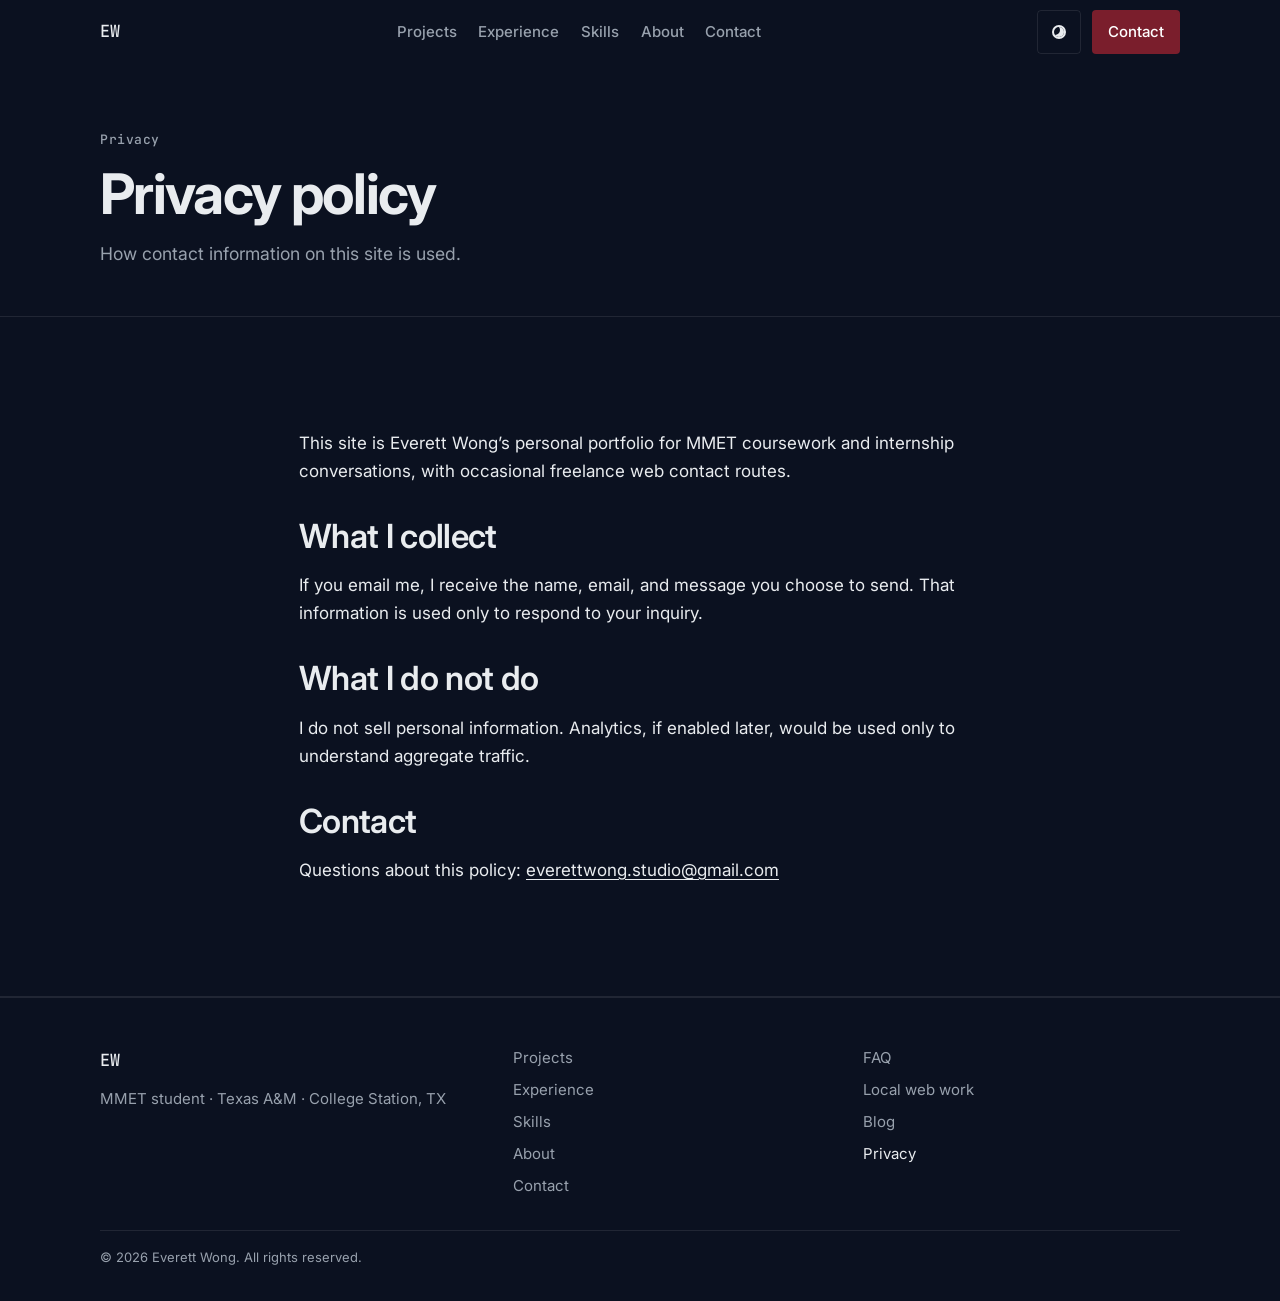
<file: privacy.html>
<!DOCTYPE html>
<html lang="en" data-theme="dark">
<head>
  <meta charset="UTF-8" />
  <meta name="viewport" content="width=device-width, initial-scale=1" />
  <title>Privacy Policy — Everett Wong</title>
  <meta name="description" content="Privacy policy for everettwong618.github.io — how contact information is used." />
  <link rel="canonical" href="https://everettwong618.github.io/privacy.html" />
  <meta name="theme-color" content="#0B1120" />
  <link rel="icon" href="data:image/svg+xml,%3Csvg xmlns='http://www.w3.org/2000/svg' viewBox='0 0 32 32'%3E%3Crect width='32' height='32' rx='6' fill='%230B1120'/%3E%3Ctext x='4' y='22' font-family='monospace' font-size='14' fill='%23E9ECEF'%3EEW%3C/text%3E%3C/svg%3E" />
  <link rel="preconnect" href="https://fonts.googleapis.com" />
  <link rel="preconnect" href="https://fonts.gstatic.com" crossorigin />
  <link href="https://fonts.googleapis.com/css2?family=Inter:wght@400;500;600;700&family=JetBrains+Mono:wght@400;500&display=swap" rel="stylesheet" />
  <link rel="stylesheet" href="styles.css" />
</head>
<body>
  <a class="skip-link" href="#main">Skip to content</a>
  <header class="site-header is-scrolled" id="site-header">
    <div class="container header-inner">
      <a class="logo" href="index.html" aria-label="Everett Wong home">EW</a>
      <nav class="nav" id="primary-nav" aria-label="Primary">
        <a href="index.html#projects">Projects</a>
        <a href="index.html#experience">Experience</a>
        <a href="index.html#skills">Skills</a>
        <a href="index.html#about">About</a>
        <a href="index.html#contact">Contact</a>
      </nav>
      <div class="header-actions">
        <button class="theme-toggle" type="button" aria-label="Toggle light and dark theme" title="Toggle theme">
          <span class="theme-icon" aria-hidden="true"></span>
        </button>
        <a class="btn btn-sm btn-primary header-cta" href="index.html#contact">Contact</a>
        <button class="nav-toggle" type="button" aria-expanded="false" aria-controls="primary-nav" aria-label="Open menu">
          <span></span><span></span><span></span>
        </button>
      </div>
    </div>
  </header>

  <main id="main">
    <section class="page-hero">
      <div class="container">
        <p class="section-label">Privacy</p>
        <h1>Privacy policy</h1>
        <p class="section-lead">How contact information on this site is used.</p>
      </div>
    </section>
    <section class="section">
      <div class="container prose">
        <p>This site is Everett Wong’s personal portfolio for MMET coursework and internship conversations, with occasional freelance web contact routes.</p>
        <h2>What I collect</h2>
        <p>If you email me, I receive the name, email, and message you choose to send. That information is used only to respond to your inquiry.</p>
        <h2>What I do not do</h2>
        <p>I do not sell personal information. Analytics, if enabled later, would be used only to understand aggregate traffic.</p>
        <h2>Contact</h2>
        <p>Questions about this policy: <a href="mailto:everettwong.studio@gmail.com">everettwong.studio@gmail.com</a></p>
      </div>
    </section>
  </main>

  <footer class="site-footer">
    <div class="container footer-top footer-top-satellite">
      <div class="footer-brand">
        <a class="logo" href="index.html">EW</a>
        <p>MMET student · Texas A&amp;M · College Station, TX</p>
      </div>
      <nav class="footer-nav" aria-label="Footer">
        <a href="index.html#projects">Projects</a>
        <a href="index.html#experience">Experience</a>
        <a href="index.html#skills">Skills</a>
        <a href="index.html#about">About</a>
        <a href="index.html#contact">Contact</a>
      </nav>
      <nav class="footer-nav" aria-label="Secondary">
        <a href="faq.html">FAQ</a>
        <a href="college-station-web-design.html">Local web work</a>
        <a href="blog/index.html">Blog</a>
        <a href="privacy.html" class="is-active">Privacy</a>
      </nav>
    </div>
    <div class="container footer-bottom">
      <p>&copy; <span id="year"></span> Everett Wong. All rights reserved.</p>
    </div>
  </footer>
  <script src="script.js" defer></script>
</body>
</html>
</file>
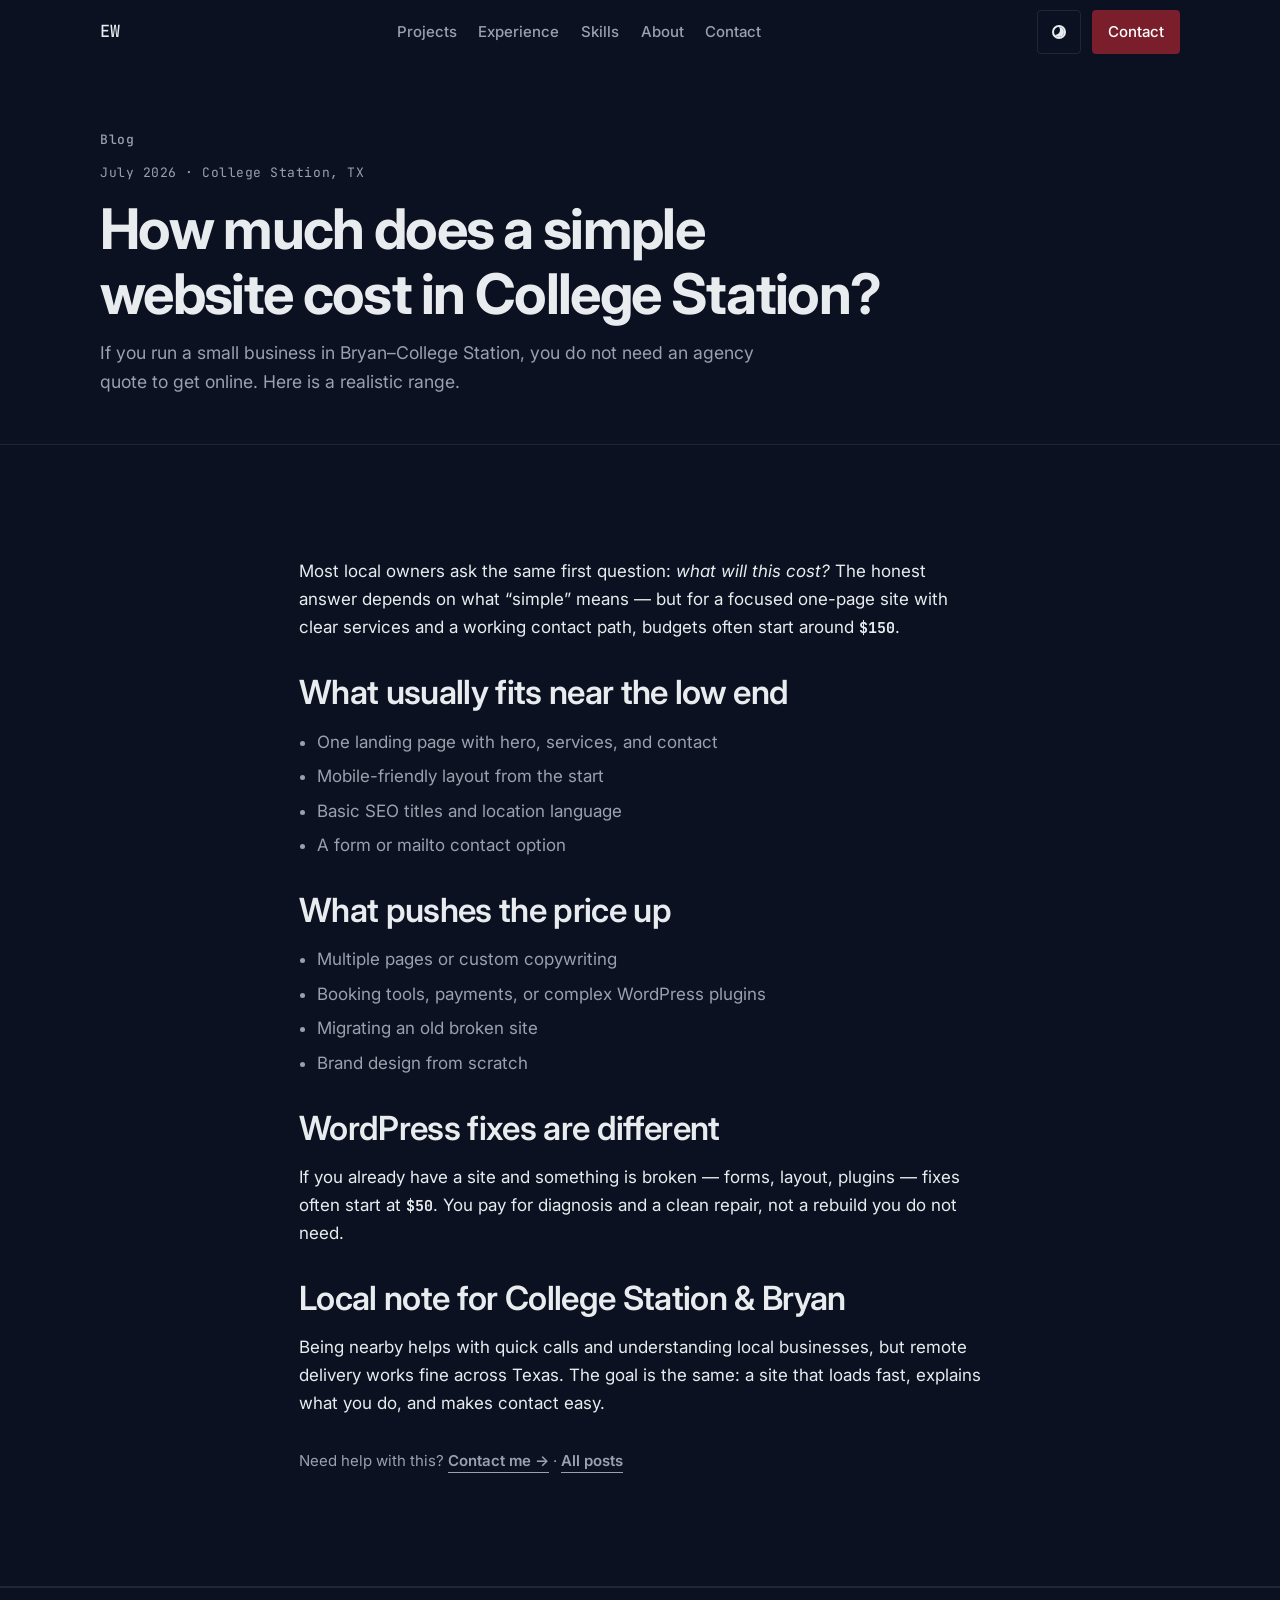
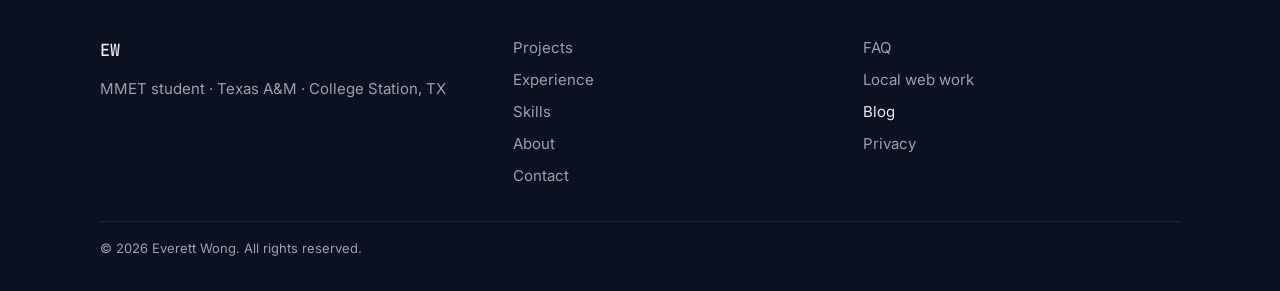
<file: blog/website-cost-college-station.html>
<!DOCTYPE html>
<html lang="en" data-theme="dark">
<head>
  <meta charset="UTF-8" />
  <meta name="viewport" content="width=device-width, initial-scale=1" />
  <title>How much does a simple website cost in College Station? — Everett Wong</title>
  <meta name="description" content="Simple website pricing for College Station and Bryan, TX small businesses — what $50, $150, and larger projects usually cover." />
  <link rel="canonical" href="https://everettwong618.github.io/blog/website-cost-college-station.html" />
  <meta property="og:title" content="How much does a simple website cost in College Station?" />
  <meta property="og:description" content="Plain-English pricing ranges for local small-business sites." />
  <meta name="theme-color" content="#0B1120" />
  <link rel="preconnect" href="https://fonts.googleapis.com" />
  <link rel="preconnect" href="https://fonts.gstatic.com" crossorigin />
  <link href="https://fonts.googleapis.com/css2?family=Inter:wght@400;500;600;700&family=JetBrains+Mono:wght@400;500&display=swap" rel="stylesheet" />
  <link rel="stylesheet" href="../styles.css" />
</head>
<body>
  <a class="skip-link" href="#main">Skip to content</a>
  <header class="site-header is-scrolled" id="site-header">
    <div class="container header-inner">
      <a class="logo" href="../index.html" aria-label="Everett Wong home">EW</a>
      <nav class="nav" id="primary-nav" aria-label="Primary">
        <a href="../index.html#projects">Projects</a>
        <a href="../index.html#experience">Experience</a>
        <a href="../index.html#skills">Skills</a>
        <a href="../index.html#about">About</a>
        <a href="../index.html#contact">Contact</a>
      </nav>
      <div class="header-actions">
        <button class="theme-toggle" type="button" aria-label="Toggle light and dark theme" title="Toggle theme">
          <span class="theme-icon" aria-hidden="true"></span>
        </button>
        <a class="btn btn-sm btn-primary header-cta" href="../index.html#contact">Contact</a>
        <button class="nav-toggle" type="button" aria-expanded="false" aria-controls="primary-nav" aria-label="Open menu">
          <span></span><span></span><span></span>
        </button>
      </div>
    </div>
  </header>

  <main id="main" class="article-body">
    <section class="page-hero">
      <div class="container">
        <p class="section-label">Blog</p>
        <p class="hero-meta mono">July 2026 · College Station, TX</p>
        <h1>How much does a simple website cost in College Station?</h1>
        <p class="section-lead">If you run a small business in Bryan–College Station, you do not need an agency quote to get online. Here is a realistic range.</p>
      </div>
    </section>

    <section class="section">
      <div class="container prose">
        <p>
          Most local owners ask the same first question: <em>what will this cost?</em>
          The honest answer depends on what “simple” means — but for a focused one-page site with clear services and a working contact path, budgets often start around <strong class="price">$150</strong>.
        </p>
        <h2>What usually fits near the low end</h2>
        <ul>
          <li>One landing page with hero, services, and contact</li>
          <li>Mobile-friendly layout from the start</li>
          <li>Basic SEO titles and location language</li>
          <li>A form or mailto contact option</li>
        </ul>
        <h2>What pushes the price up</h2>
        <ul>
          <li>Multiple pages or custom copywriting</li>
          <li>Booking tools, payments, or complex WordPress plugins</li>
          <li>Migrating an old broken site</li>
          <li>Brand design from scratch</li>
        </ul>
        <h2>WordPress fixes are different</h2>
        <p>
          If you already have a site and something is broken — forms, layout, plugins — fixes often start at <strong class="price">$50</strong>.
          You pay for diagnosis and a clean repair, not a rebuild you do not need.
        </p>
        <h2>Local note for College Station &amp; Bryan</h2>
        <p>
          Being nearby helps with quick calls and understanding local businesses, but remote delivery works fine across Texas.
          The goal is the same: a site that loads fast, explains what you do, and makes contact easy.
        </p>
        <p class="satellite-cta">
          Need help with this?
          <a class="text-link" href="../index.html#contact">Contact me <span aria-hidden="true">→</span></a>
          ·
          <a class="text-link" href="index.html">All posts</a>
        </p>
      </div>
    </section>
  </main>

  <footer class="site-footer">
    <div class="container footer-top footer-top-satellite">
      <div class="footer-brand">
        <a class="logo" href="../index.html">EW</a>
        <p>MMET student · Texas A&amp;M · College Station, TX</p>
      </div>
      <nav class="footer-nav" aria-label="Footer">
        <a href="../index.html#projects">Projects</a>
        <a href="../index.html#experience">Experience</a>
        <a href="../index.html#skills">Skills</a>
        <a href="../index.html#about">About</a>
        <a href="../index.html#contact">Contact</a>
      </nav>
      <nav class="footer-nav" aria-label="Secondary">
        <a href="../faq.html">FAQ</a>
        <a href="../college-station-web-design.html">Local web work</a>
        <a href="index.html" class="is-active">Blog</a>
        <a href="../privacy.html">Privacy</a>
      </nav>
    </div>
    <div class="container footer-bottom">
      <p>&copy; <span id="year"></span> Everett Wong. All rights reserved.</p>
    </div>
  </footer>
  <script src="../script.js" defer></script>
</body>
</html>
</file>
<file: styles.css>
/* ==========================================================================
   Everett Wong — Personal Site
   Design: density from evidence, not from effects.
   Tokens: case-mmet281.html / REDESIGN-PLAN.md §4
   ========================================================================== */

*, *::before, *::after { box-sizing: border-box; }
html { scroll-behavior: smooth; }
@media (prefers-reduced-motion: reduce) {
  html { scroll-behavior: auto; }
  *, *::before, *::after {
    animation-duration: 0.01ms !important;
    animation-iteration-count: 1 !important;
    transition-duration: 0.01ms !important;
  }
  .reveal {
    opacity: 1 !important;
    transform: none !important;
  }
}

:root {
  /* Surfaces — the navy brand, retained */
  --bg:              #0B1120;
  --bg-raised:       #161F2E;
  --text:            #E9ECEF;
  --text-mute:       #98A1AD;
  --hairline:        rgba(255,255,255,0.09);
  --hairline-strong: rgba(255,255,255,0.16);

  /* ONE accent: maroon.
     --accent measures 1.84:1 on --bg. It FAILS as text. Fills only.
     --accent-lift is validated PASS on --bg. Anything that must be READ uses this. */
  --accent:      #7A1E2C;   /* fills only: buttons, 2px rules, bars */
  --accent-lift: #B24455;   /* text, links, marks, active states, chart marks */

  /* Type scale — 1.25 ratio. Replaces ~20 ad-hoc sizes and 9 clamp ramps. */
  --fs-display: clamp(2.5rem, 4.5vw, 3.5rem);   /* HERO NAME ONLY */
  --fs-h2:      clamp(1.75rem, 2.6vw, 2.25rem);
  --fs-h3:      clamp(1.15rem, 1.5vw, 1.35rem);
  --fs-lead:    clamp(1.1rem, 1.3vw, 1.25rem);
  --fs-body:    1.0625rem;
  --fs-small:   0.9375rem;
  --fs-micro:   0.8125rem;

  /* Spacing rhythm — Projects gets the most air. */
  --space-section:    112px;
  --space-section-sm: 72px;
  --space-block:      48px;

  --font-sans: "Inter", system-ui, -apple-system, "Segoe UI", sans-serif;
  --font-mono: "JetBrains Mono", ui-monospace, monospace;

  --measure: 62ch;
  --max: 1080px;

  /* Retired: --teal, --amber, --cream, --font-display.
     Labels/marks/borders → --text-mute; links/active/focus → --accent-lift. */

  /* Satellite pages (faq/blog) still reference these */
  --price: var(--text);
  --maroon: var(--accent);
  --line: var(--hairline);
  --line-dark: rgba(0, 0, 0, 0.1);
  --text-muted: var(--text-mute);
  --charcoal: #1F2937;
  --warm-white: var(--text);
  --surface-raised: var(--bg-raised);
  --bg-light: #F5F1EA;
  --radius: 4px;
  --ease: cubic-bezier(0.22, 1, 0.36, 1);
  --fast: 160ms;
}

body {
  margin: 0;
  font-family: var(--font-sans);
  font-size: var(--fs-body);
  line-height: 1.65;
  color: var(--text);
  background: var(--bg);
  -webkit-font-smoothing: antialiased;
}
img, svg { display: block; max-width: 100%; height: auto; }
a { color: inherit; text-decoration-thickness: 1px; text-underline-offset: 0.18em; }
a:hover { color: var(--accent-lift); }
button, input, textarea { font: inherit; color: inherit; }
ul, ol { margin: 0; padding: 0; }
h1, h2, h3, h4 {
  margin: 0;
  font-family: var(--font-sans);
  line-height: 1.15;
  font-weight: 600;
}
p { margin: 0 0 1rem; max-width: var(--measure); }
p:last-child { margin-bottom: 0; }

.skip-link {
  position: absolute;
  left: 1rem;
  top: -100px;
  background: var(--accent);
  color: #fff;
  padding: 0.6rem 1rem;
  z-index: 1000;
  border-radius: 4px;
  text-decoration: none;
}
.skip-link:focus { top: 1rem; }

:focus { outline: none; }
:focus-visible {
  outline: 2px solid var(--accent-lift);
  outline-offset: 3px;
}
.btn:focus-visible,
.nav-toggle:focus-visible,
.theme-toggle:focus-visible,
.nav a:focus-visible,
.logo:focus-visible,
.cmd-item:focus-visible,
.text-link:focus-visible {
  outline: 2px solid var(--accent-lift);
  outline-offset: 3px;
}

.mono { font-family: var(--font-mono); }
.eyebrow,
.section-label {
  font-family: var(--font-mono);
  font-size: var(--fs-micro);
  letter-spacing: 0.06em;
  color: var(--text-mute);
  margin: 0 0 1rem;
  text-transform: uppercase;
}
.section-label {
  margin-bottom: 0.75rem;
  text-transform: none;
  letter-spacing: 0.04em;
  font-weight: 500;
}

h1 {
  font-size: var(--fs-display);
  font-weight: 700;
  letter-spacing: -0.03em;
}
h2 {
  font-size: var(--fs-h2);
  letter-spacing: -0.02em;
  margin-bottom: 1rem;
}
h3 { font-size: var(--fs-h3); }
.section-lead {
  color: var(--text-mute);
  font-size: var(--fs-lead);
  max-width: var(--measure);
  margin: 0 0 0.25rem;
}
.section-header { margin-bottom: var(--space-block); }

.container {
  width: min(100% - 2.5rem, var(--max));
  margin-inline: auto;
}
.section {
  padding: var(--space-section) 0;
  border-bottom: 1px solid var(--hairline);
  position: relative;
  background: var(--bg);
  color: var(--text);
}
.section-light {
  background:
    linear-gradient(rgba(122, 30, 44, 0.03) 1px, transparent 1px),
    linear-gradient(90deg, rgba(122, 30, 44, 0.03) 1px, transparent 1px),
    #F5F1EA;
  background-size: 32px 32px, 32px 32px, auto;
  color: #1F2937;
}
.section-light .section-label,
.section-light .section-lead,
.section-light .eyebrow,
.section-light p { color: rgba(31, 41, 55, 0.78); }
.section-light h2,
.section-light h3 { color: #1F2937; }
.section-light a:hover { color: var(--accent); }
.text-link {
  font-weight: 600;
  text-decoration: none;
  border-bottom: 1px solid currentColor;
  padding-bottom: 0.1rem;
}
.text-link:hover { border-color: transparent; }

.btn {
  display: inline-flex;
  align-items: center;
  justify-content: center;
  gap: 0.4rem;
  min-height: 44px;
  padding: 0.7rem 1.25rem;
  border-radius: 4px;
  border: 1px solid transparent;
  font-size: var(--fs-small);
  font-weight: 500;
  text-decoration: none;
  cursor: pointer;
  transition: background var(--fast) var(--ease), border-color var(--fast) var(--ease), color var(--fast) var(--ease);
}
.btn-sm { min-height: 44px; padding: 0.5rem 0.95rem; font-size: var(--fs-small); }
.btn-primary {
  background: var(--accent);
  color: #fff;
}
.btn-primary:hover {
  background: #9B2C3D;
  color: #fff;
}
.btn-ghost {
  background: transparent;
  border-color: var(--hairline-strong);
  color: var(--text);
}
.btn-ghost:hover {
  border-color: var(--accent-lift);
  color: var(--accent-lift);
}
.section-light .btn-ghost {
  border-color: rgba(0, 0, 0, 0.16);
  color: #1F2937;
}

/* Header */
.site-header {
  position: sticky;
  top: 0;
  z-index: 100;
  border-bottom: 1px solid transparent;
  transition: background var(--fast) var(--ease), border-color var(--fast) var(--ease);
}
.site-header.is-scrolled {
  background: rgba(11, 17, 32, 0.88);
  backdrop-filter: blur(12px);
  border-bottom-color: var(--hairline);
}
.read-progress {
  position: absolute;
  left: 0;
  right: 0;
  bottom: 0;
  height: 1px;
  pointer-events: none;
}
.read-progress-bar {
  display: block;
  height: 100%;
  width: 0%;
  background: var(--text-mute);
}
.header-inner {
  display: flex;
  align-items: center;
  justify-content: space-between;
  gap: 1rem;
  min-height: 64px;
}
.logo {
  font-family: var(--font-mono);
  font-size: 1.05rem;
  font-weight: 500;
  text-decoration: none;
  letter-spacing: 0.02em;
}
.logo:hover { color: var(--text); }
.nav {
  display: flex;
  align-items: center;
  gap: 1.35rem;
}
.nav a {
  font-size: var(--fs-small);
  font-weight: 500;
  text-decoration: none;
  color: var(--text-mute);
  padding: 0.25rem 0;
}
.nav a:hover,
.nav a.is-active { color: var(--text); }
.header-actions {
  display: flex;
  align-items: center;
  gap: 0.65rem;
}
.theme-toggle {
  width: 44px;
  height: 44px;
  border-radius: 4px;
  border: 1px solid var(--hairline);
  background: transparent;
  cursor: pointer;
  display: grid;
  place-items: center;
  color: var(--text);
}
.theme-icon {
  width: 14px;
  height: 14px;
  border-radius: 50%;
  border: 2px solid currentColor;
  box-shadow: inset -4px -2px 0 0 currentColor;
}
[data-theme="light"] .theme-icon {
  box-shadow: none;
  background: currentColor;
}
.availability-pill {
  display: inline-flex;
  align-items: center;
  gap: 0.4rem;
  font-size: var(--fs-micro);
  font-family: var(--font-mono);
  color: var(--text-mute);
}
.availability-dot {
  width: 7px;
  height: 7px;
  border-radius: 50%;
  background: var(--accent-lift);
}
.nav-toggle {
  display: none;
  width: 44px;
  height: 44px;
  border: 1px solid var(--hairline);
  background: transparent;
  border-radius: 4px;
  padding: 0;
  flex-direction: column;
  justify-content: center;
  align-items: center;
  gap: 5px;
  cursor: pointer;
}
.nav-toggle span {
  display: block;
  width: 18px;
  height: 2px;
  background: currentColor;
}

/* Hero */
.hero {
  position: relative;
  min-height: 88svh;
  display: grid;
  align-items: center;
  padding: 4rem 0 5rem;
  border-bottom: 1px solid var(--hairline);
  background:
    radial-gradient(ellipse 60% 50% at 85% 20%, rgba(122, 30, 44, 0.12), transparent 55%),
    var(--bg);
}
.hero-layout {
  display: grid;
  grid-template-columns: 1fr 1fr;
  gap: 2.5rem 3rem;
  align-items: center;
}
.hero-copy h1 {
  margin: 0 0 1.25rem;
  max-width: 12ch;
}
.hero-sub {
  font-size: var(--fs-lead);
  color: var(--text-mute);
  margin-bottom: 1.1rem;
  max-width: 40ch;
  line-height: 1.5;
}
.hero-ask {
  font-size: var(--fs-lead);
  color: var(--text);
  margin-bottom: 1.75rem;
  max-width: 42ch;
  line-height: 1.45;
}
.hero-ask strong { color: var(--accent-lift); font-weight: 600; }
.hero-actions {
  display: flex;
  flex-wrap: wrap;
  gap: 0.75rem;
}
.hero-visual { width: 100%; }
.hero-figure {
  margin: 0;
  border: 1px solid var(--hairline);
  background: var(--bg-raised);
}
.hero-figure img {
  width: 100%;
  height: auto;
  object-fit: contain;
  display: block;
}
.hero-figure figcaption {
  margin: 0;
  padding: 0.55rem 0.75rem;
  font-family: var(--font-mono);
  font-size: var(--fs-micro);
  color: var(--text-mute);
  letter-spacing: 0.04em;
  border-top: 1px solid var(--hairline);
}

/* Identity strip — band under hero, not a section */
.identity-strip {
  border-bottom: 1px solid var(--hairline);
  padding: 2.25rem 0;
  background: var(--bg);
}
.identity-strip-inner {
  display: grid;
  grid-template-columns: auto 1fr;
  gap: 1.5rem 2rem;
  align-items: center;
}
.identity-photo {
  max-width: 96px;
  margin: 0;
}
.identity-photo img {
  width: 96px;
  height: 96px;
  aspect-ratio: 1;
  object-fit: cover;
  object-position: center 18%;
  border: 1px solid var(--hairline);
}
.identity-copy p {
  margin: 0 0 1rem;
  max-width: 58ch;
  font-size: var(--fs-body);
  line-height: 1.55;
  color: var(--text);
}
.identity-stats {
  max-width: 36rem;
}
.identity-stats li {
  border-top-color: var(--hairline);
}
.identity-stats strong {
  font-size: var(--fs-small);
  font-weight: 600;
}
.identity-stats span {
  color: var(--text-mute);
  opacity: 1;
}

/* Work index table */
.work-index {
  width: 100%;
  border-collapse: collapse;
  margin: 0 0 var(--space-block);
  font-size: var(--fs-small);
}
.work-index th,
.work-index td {
  text-align: left;
  padding: 0.85rem 0.75rem 0.85rem 0;
  border-bottom: 1px solid var(--hairline);
  vertical-align: top;
}
.work-index th {
  font-family: var(--font-mono);
  font-size: var(--fs-micro);
  font-weight: 500;
  color: var(--text-mute);
  letter-spacing: 0.04em;
  text-transform: uppercase;
  border-bottom-color: var(--hairline-strong);
}
.work-index td:nth-child(3),
.work-index td:nth-child(4),
.work-index th:nth-child(3),
.work-index th:nth-child(4) {
  font-family: var(--font-mono);
  font-size: var(--fs-micro);
  color: var(--text-mute);
}
.work-index a {
  font-weight: 500;
  text-decoration: none;
  border-bottom: 1px solid transparent;
}
.work-index a:hover {
  color: var(--accent-lift);
  border-bottom-color: var(--accent-lift);
}
.todo {
  font-family: var(--font-mono);
  font-size: var(--fs-micro);
  color: var(--accent-lift);
}

/* Featured project */
.project.featured {
  border: 1px solid var(--hairline-strong);
  border-radius: 4px;
  padding: 1.75rem 1.5rem;
  margin-bottom: var(--space-block);
  background: var(--bg-raised);
}
.project.featured h3 {
  font-size: clamp(1.45rem, 2.2vw, 1.85rem);
  margin-bottom: 0.4rem;
}
.project-type {
  font-family: var(--font-mono);
  font-size: var(--fs-micro);
  color: var(--text-mute);
  margin-bottom: 0.5rem;
  letter-spacing: 0.04em;
}
.case-summary {
  color: var(--text-mute);
  font-size: var(--fs-body);
  margin: 0.35rem 0 1rem;
  max-width: 52ch;
}
.case-meta {
  list-style: none;
  display: flex;
  flex-wrap: wrap;
  gap: 0.55rem 1.25rem;
  margin: 0 0 1.25rem;
  padding: 0.85rem 0;
  border-block: 1px solid var(--hairline);
}
.case-meta li {
  font-size: var(--fs-small);
  color: var(--text-mute);
}
.case-meta span {
  display: block;
  font-family: var(--font-mono);
  font-size: var(--fs-micro);
  letter-spacing: 0.05em;
  text-transform: uppercase;
  color: var(--text-mute);
  margin-bottom: 0.15rem;
}
.case-meta a { color: var(--text); }
.case-meta a:hover { color: var(--accent-lift); }
.case-stack {
  margin: 0.85rem 0 0.75rem;
  font-family: var(--font-mono);
  font-size: var(--fs-micro);
  color: var(--text-mute);
}
.project-tags {
  display: flex;
  flex-wrap: wrap;
  gap: 0.4rem;
  margin-bottom: 1rem;
}
.project-tags span {
  font-family: var(--font-mono);
  font-size: var(--fs-micro);
  color: var(--text-mute);
  border: 1px solid var(--hairline);
  padding: 0.2rem 0.45rem;
}

/* Evidence chapter */
.evidence-intro { margin-bottom: 1.5rem; max-width: 72ch; }
.evidence-chapter {
  display: grid;
  grid-template-columns: 1.15fr 0.85fr;
  gap: 1.75rem 2rem;
  align-items: start;
  margin: 0.5rem 0 1.5rem;
}
.evidence-sticky-wrap {
  position: sticky;
  top: 84px;
  align-self: start;
}
.evidence-stage-rail {
  display: flex;
  gap: 0.4rem;
  margin-bottom: 0.65rem;
}
.evidence-stage-dot {
  width: 8px;
  height: 8px;
  padding: 0;
  border-radius: 50%;
  border: 1px solid var(--hairline-strong);
  background: transparent;
  cursor: pointer;
}
.evidence-stage-dot.is-active {
  background: var(--accent-lift);
  border-color: var(--accent-lift);
}
.evidence-visuals {
  position: relative;
  min-height: min(38vh, 300px);
  border: 1px solid var(--hairline);
  overflow: hidden;
  background: #0a0e14;
}
.evidence-frame {
  position: absolute;
  inset: 0;
  margin: 0;
  display: flex;
  flex-direction: column;
  opacity: 0;
  pointer-events: none;
  transition: opacity 0.3s var(--ease);
}
.evidence-frame.is-active {
  opacity: 1;
  pointer-events: auto;
  z-index: 1;
}
.evidence-frame img {
  width: 100%;
  height: 100%;
  object-fit: cover;
  object-position: top center;
  flex: 1;
  min-height: 0;
}
.evidence-frame figcaption {
  margin: 0;
  padding: 0.45rem 0.7rem;
  font-family: var(--font-mono);
  font-size: var(--fs-micro);
  color: var(--text-mute);
  border-top: 1px solid var(--hairline);
  background: rgba(12, 16, 23, 0.95);
}
.evidence-step {
  min-height: 34vh;
  padding: 1.35rem 0 2rem;
  border-left: 1px solid var(--hairline);
  padding-left: 1.1rem;
  opacity: 0.4;
  transition: opacity 0.3s var(--ease), border-color 0.3s var(--ease);
}
.evidence-step.is-active {
  opacity: 1;
  border-left-color: var(--accent-lift);
}
.evidence-step-label {
  color: var(--text-mute);
  font-size: var(--fs-micro);
  letter-spacing: 0.06em;
  margin-bottom: 0.5rem;
}
.evidence-step h4 {
  font-size: var(--fs-h3);
  margin-bottom: 0.5rem;
}
.evidence-step p,
.evidence-step ul {
  color: var(--text-mute);
  max-width: 40ch;
  font-size: var(--fs-small);
}
.evidence-step ul { padding-left: 1.1rem; }
.evidence-footer {
  border-top: 1px solid var(--hairline);
  padding-top: 1.15rem;
}

/* Secondary case row */
.case-promo {
  border-top: 1px solid var(--hairline);
  padding: 1.5rem 0 0;
  display: grid;
  gap: 0.5rem;
  max-width: 62ch;
}
.case-promo h3 { margin-bottom: 0.25rem; }
.case-promo p { color: var(--text-mute); margin-bottom: 0.75rem; }

.project-grid {
  display: grid;
  grid-template-columns: 1fr 1fr;
  gap: 0;
  margin-top: var(--space-block);
  border-top: 1px solid var(--hairline);
}
.project-card {
  padding: 1.35rem 0;
  border-bottom: 1px solid var(--hairline);
}
.project-card:nth-child(odd) { padding-right: 1.25rem; border-right: 1px solid var(--hairline); }
.project-card:nth-child(even) { padding-left: 1.25rem; }
.project-card h3 { margin-bottom: 0.45rem; }
.case-snip {
  font-size: var(--fs-small);
  color: var(--text-mute);
  margin-bottom: 0.45rem;
}
.project-role {
  font-family: var(--font-mono);
  font-size: var(--fs-micro);
  color: var(--text-mute);
  margin: 0.65rem 0 0.55rem;
}

/* Experience */
.timeline {
  list-style: none;
  position: relative;
  max-width: 900px;
}
.timeline-item {
  display: grid;
  grid-template-columns: 0.42fr 0.58fr;
  gap: 1.5rem;
  padding: 1.5rem 0 1.5rem 1.25rem;
  border-left: 2px solid var(--hairline);
  position: relative;
}
.timeline-item::before {
  content: "";
  position: absolute;
  left: -5px;
  top: 1.75rem;
  width: 8px;
  height: 8px;
  border-radius: 50%;
  background: var(--accent);
}
.timeline-date {
  font-family: var(--font-mono);
  font-size: var(--fs-micro);
  color: var(--text-mute);
  letter-spacing: 0.04em;
}
.timeline-org {
  color: var(--text-mute);
  font-size: var(--fs-small);
  margin: 0.25rem 0 0;
}
.timeline-body ul {
  padding-left: 1.1rem;
  color: var(--text-mute);
  font-size: var(--fs-small);
}
.timeline-body li { margin-bottom: 0.35rem; }
.taught {
  font-style: italic;
  color: var(--text-mute);
  font-size: var(--fs-small);
  margin-top: 0.75rem;
}

/* Skills */
.skills-grid {
  display: grid;
  grid-template-columns: repeat(2, 1fr);
  gap: 2.5rem 3rem;
}
.skill-group h3 {
  margin-bottom: 0.75rem;
  padding-bottom: 0.65rem;
  border-bottom: 1px solid var(--hairline);
}
.skill-list { list-style: none; }
.skill-list li {
  padding: 0.7rem 0;
  border-bottom: 1px solid var(--hairline);
  font-weight: 500;
  font-size: var(--fs-small);
}
.skill-list li:last-child { border-bottom: 0; }
.skill-desc {
  display: block;
  font-weight: 400;
  font-size: var(--fs-micro);
  font-family: var(--font-mono);
  color: var(--text-mute);
  margin-top: 0.25rem;
}
.skill-desc::before { content: "— "; }

/* About */
.about-layout {
  display: grid;
  grid-template-columns: 1fr;
  max-width: 62ch;
}
.photo-frame {
  position: relative;
  max-width: 300px;
  margin-bottom: 1.25rem;
}
.photo-frame img {
  width: 100%;
  aspect-ratio: 4 / 5;
  object-fit: cover;
  object-position: center 18%;
  border: 1px solid rgba(0, 0, 0, 0.12);
}
.stat-row {
  list-style: none;
  display: grid;
  grid-template-columns: repeat(3, 1fr);
  gap: 0.75rem;
}
.stat-row li {
  border-top: 1px solid rgba(0, 0, 0, 0.12);
  padding-top: 0.55rem;
}
.stat-row strong {
  display: block;
  font-size: var(--fs-small);
}
.stat-row span {
  font-size: var(--fs-micro);
  font-family: var(--font-mono);
  opacity: 0.7;
}
.divider {
  width: 40px;
  height: 2px;
  background: var(--accent);
  margin: 0 0 1.35rem;
}
.study-areas {
  list-style: none;
  margin: 2rem 0 0;
  padding: 0;
  max-width: 36rem;
}
.study-areas li {
  display: grid;
  grid-template-columns: 3rem 1fr;
  gap: 0.75rem;
  padding: 0.75rem 0;
  border-top: 1px solid rgba(0, 0, 0, 0.12);
  font-size: var(--fs-small);
  font-weight: 500;
}
.study-areas li:last-child { border-bottom: 1px solid rgba(0, 0, 0, 0.12); }
.study-areas .num {
  font-family: var(--font-mono);
  font-size: var(--fs-micro);
  opacity: 0.7;
}

/* Contact */
.contact-layout {
  display: grid;
  grid-template-columns: 1.1fr 0.9fr;
  gap: 3rem;
  align-items: start;
}
.availability-inline {
  display: inline-flex;
  align-items: center;
  gap: 0.45rem;
  font-family: var(--font-mono);
  font-size: var(--fs-micro);
  color: var(--text-mute);
  margin-bottom: 0.85rem;
}
.contact-list {
  list-style: none;
  margin: 1.5rem 0;
}
.contact-list li {
  display: grid;
  grid-template-columns: 7rem 1fr;
  gap: 0.75rem;
  padding: 0.75rem 0;
  border-top: 1px solid var(--hairline);
  font-size: var(--fs-small);
}
.contact-list li:last-child { border-bottom: 1px solid var(--hairline); }
.contact-list .mono {
  font-size: var(--fs-micro);
  color: var(--text-mute);
  text-transform: uppercase;
  letter-spacing: 0.04em;
}
.contact-note {
  color: var(--text-mute);
  font-size: var(--fs-small);
  margin: 1.25rem 0;
  max-width: 48ch;
}
.response-note {
  font-size: var(--fs-micro);
  color: var(--text-mute);
  margin-top: 0.85rem;
}
.contact-tips {
  padding: 0;
}
.contact-tips h3 {
  margin-bottom: 0;
  padding-bottom: 0.85rem;
  border-bottom: 1px solid var(--hairline-strong);
}
.contact-tips .tips-list {
  list-style: none;
  margin: 0;
  padding: 0;
  color: var(--text-mute);
  font-size: var(--fs-small);
}
.contact-tips .tips-list li {
  margin: 0;
  padding: 0.85rem 0;
  border-bottom: 1px solid var(--hairline);
}

/* Footer */
.site-footer {
  padding: 3rem 0 2rem;
  border-top: 1px solid var(--hairline);
}
.footer-top {
  display: grid;
  grid-template-columns: 1.2fr 1fr 0.8fr;
  gap: 2rem;
  margin-bottom: 2rem;
}
.footer-brand p {
  color: var(--text-mute);
  font-size: var(--fs-small);
  margin-top: 0.75rem;
}
.footer-nav,
.footer-social {
  display: flex;
  flex-direction: column;
  gap: 0.45rem;
}
.footer-nav a,
.footer-social a {
  text-decoration: none;
  color: var(--text-mute);
  font-size: var(--fs-small);
}
.footer-nav a:hover,
.footer-social a:hover { color: var(--accent-lift); }
.trust-row {
  display: flex;
  flex-wrap: wrap;
  gap: 0.75rem 1.5rem;
  padding: 1rem 0;
  border-top: 1px solid var(--hairline);
  font-family: var(--font-mono);
  font-size: var(--fs-micro);
  color: var(--text-mute);
}
.footer-bottom {
  display: flex;
  justify-content: space-between;
  gap: 1rem;
  padding-top: 1rem;
  border-top: 1px solid var(--hairline);
  font-size: var(--fs-micro);
  color: var(--text-mute);
}

/* Reveal */
.reveal {
  opacity: 0;
  transform: translateY(8px);
  transition: opacity 300ms var(--ease), transform 300ms var(--ease);
}
.reveal.is-visible {
  opacity: 1;
  transform: none;
}

/* Command palette */
.cmd-palette[hidden] { display: none !important; }
.cmd-palette {
  position: fixed;
  inset: 0;
  z-index: 400;
  display: grid;
  place-items: start center;
  padding: 12vh 1rem 1rem;
}
.cmd-backdrop {
  position: absolute;
  inset: 0;
  background: rgba(11, 17, 32, 0.7);
}
.cmd-panel {
  position: relative;
  width: min(100%, 460px);
  background: var(--bg-raised);
  border: 1px solid var(--hairline-strong);
  border-radius: 6px;
  box-shadow: 0 24px 60px rgba(0, 0, 0, 0.45);
  padding: 0.85rem;
}
.cmd-title {
  margin: 0 0 0.55rem;
  font-family: var(--font-mono);
  font-size: var(--fs-micro);
  letter-spacing: 0.08em;
  text-transform: uppercase;
  color: var(--text-mute);
}
.cmd-input-row {
  display: flex;
  align-items: center;
  gap: 0.55rem;
  border: 1px solid var(--hairline);
  border-radius: 4px;
  padding: 0.45rem 0.65rem;
}
.cmd-kbd {
  font-size: var(--fs-micro);
  color: var(--text-mute);
}
.cmd-input-row input {
  flex: 1;
  min-width: 0;
  border: 0;
  background: transparent;
  outline: none;
  color: var(--text);
}
.cmd-list {
  list-style: none;
  margin: 0.55rem 0 0;
  max-height: 280px;
  overflow: auto;
}
.cmd-item {
  width: 100%;
  display: flex;
  justify-content: space-between;
  gap: 0.75rem;
  text-align: left;
  border: 0;
  background: transparent;
  color: var(--text);
  padding: 0.65rem 0.55rem;
  border-radius: 4px;
  cursor: pointer;
  font-size: var(--fs-small);
}
.cmd-item:hover,
.cmd-item.is-active { background: rgba(178, 68, 85, 0.12); }
.cmd-item-hint {
  font-family: var(--font-mono);
  font-size: var(--fs-micro);
  color: var(--text-mute);
}
.cmd-hint {
  margin: 0.55rem 0 0;
  font-family: var(--font-mono);
  font-size: 0.65rem;
  color: var(--text-mute);
}
body.cmd-open { overflow: hidden; }

/* Satellite helpers used by faq/blog */
.price {
  font-family: var(--font-mono);
  font-size: var(--fs-small);
}
.page-hero { padding: 4rem 0 3rem; border-bottom: 1px solid var(--hairline); }
.page-hero h1 { margin-bottom: 0.75rem; max-width: 22ch; }
.page-hero .section-lead a { color: var(--text); }
.page-hero .section-lead a:hover { color: var(--accent-lift); }
.hero-meta {
  font-family: var(--font-mono);
  font-size: var(--fs-micro);
  color: var(--text-mute);
  margin: 0 0 0.85rem;
  letter-spacing: 0.04em;
}
.prose {
  max-width: var(--measure);
}
.prose h2 { margin-top: 2rem; }
.prose ul {
  padding-left: 1.15rem;
  color: var(--text-mute);
  margin: 0 0 1.25rem;
}
.prose li { margin-bottom: 0.4rem; }
.spec-bullets {
  list-style: none;
  padding: 0;
  margin: 1.5rem 0;
  max-width: 42rem;
}
.spec-bullets li {
  padding: 0.85rem 0;
  border-top: 1px solid var(--hairline);
  color: var(--text);
  font-size: var(--fs-small);
}
.spec-bullets li:last-child { border-bottom: 1px solid var(--hairline); }
.faq-list {
  max-width: 52rem;
}
.faq-list details {
  border-top: 1px solid var(--hairline);
  padding: 0.85rem 0;
}
.faq-list details:last-of-type { border-bottom: 1px solid var(--hairline); }
.faq-list summary {
  cursor: pointer;
  font-weight: 600;
  font-size: var(--fs-body);
  list-style: none;
  min-height: 44px;
  display: flex;
  align-items: center;
}
.faq-list summary::-webkit-details-marker { display: none; }
.faq-list summary::after {
  content: "+";
  margin-left: auto;
  padding-left: 1rem;
  font-family: var(--font-mono);
  color: var(--text-mute);
}
.faq-list details[open] summary::after { content: "–"; }
.faq-list details p {
  color: var(--text-mute);
  margin: 0.65rem 0 0.35rem;
  max-width: var(--measure);
}
.satellite-cta {
  margin-top: 2rem;
  color: var(--text-mute);
  font-size: var(--fs-small);
}
.blog-list {
  list-style: none;
  margin: 0;
  padding: 0;
  max-width: 52rem;
}
.blog-list li {
  border-top: 1px solid var(--hairline);
}
.blog-list li:last-child { border-bottom: 1px solid var(--hairline); }
.blog-list a {
  display: block;
  text-decoration: none;
  padding: 1.35rem 0;
}
.blog-list a:hover h2 { color: var(--accent-lift); }
.blog-list .meta {
  font-family: var(--font-mono);
  font-size: var(--fs-micro);
  color: var(--text-mute);
  margin: 0 0 0.45rem;
  letter-spacing: 0.04em;
}
.blog-list h2 {
  font-size: var(--fs-h3);
  margin: 0 0 0.45rem;
}
.blog-list p {
  color: var(--text-mute);
  margin: 0;
  max-width: var(--measure);
  font-size: var(--fs-small);
}
.footer-top-satellite {
  grid-template-columns: 1.2fr 1fr 1fr;
}
.footer-nav a.is-active { color: var(--text); }

/* Responsive */
@media (max-width: 980px) {
  :root { --space-section: 80px; }
  .nav { display: none; }
  .nav.is-open {
    display: flex;
    flex-direction: column;
    align-items: stretch;
    position: absolute;
    top: 64px;
    left: 0;
    right: 0;
    background: rgba(11, 17, 32, 0.96);
    border-bottom: 1px solid var(--hairline);
    padding: 1rem 1.25rem 1.25rem;
    gap: 0.35rem;
  }
  .nav.is-open a { padding: 0.7rem 0.25rem; }
  .nav-toggle { display: inline-flex; }
  .header-cta { display: none; }
  .availability-pill .availability-text { display: none; }
  .hero-layout,
  .identity-strip-inner,
  .about-layout,
  .contact-layout,
  .skills-grid,
  .evidence-chapter,
  .footer-top,
  .timeline-item {
    grid-template-columns: 1fr;
  }
  .hero {
    min-height: auto;
    padding: 3rem 0 3.5rem;
  }
  .hero-visual { order: 2; }
  .hero-copy { order: 1; }
  .identity-photo {
    max-width: 80px;
  }
  .identity-photo img {
    width: 80px;
    height: 80px;
  }
  .identity-stats {
    grid-template-columns: 1fr;
  }
  .evidence-sticky-wrap { position: relative; top: auto; }
  .evidence-visuals {
    min-height: 200px;
    position: sticky;
    top: 72px;
    z-index: 2;
  }
  .evidence-step {
    min-height: 0;
    padding: 1.1rem 0 1.25rem;
    opacity: 1;
  }
  .project-grid { grid-template-columns: 1fr; }
  .project-card:nth-child(odd),
  .project-card:nth-child(even) {
    padding-left: 0;
    padding-right: 0;
    border-right: 0;
  }
  .work-index .col-hide-sm { display: none; }
}

@media (max-width: 640px) {
  :root { --space-section: 64px; }
  .container { width: min(100% - 1.5rem, var(--max)); }
  .stat-row { grid-template-columns: 1fr; }
  .contact-list li { grid-template-columns: 1fr; gap: 0.2rem; }
  .footer-bottom { flex-direction: column; }
}

/* Light theme — kept as a supported option */
[data-theme="light"] {
  --bg: #F5F1EA;
  --bg-raised: #FFFFFF;
  --text: #1F2937;
  --text-mute: rgba(31, 41, 55, 0.68);
  --hairline: rgba(0, 0, 0, 0.1);
  --hairline-strong: rgba(0, 0, 0, 0.16);
  /* Maroon reads fine on cream; lift stays for link emphasis */
  --accent: #7A1E2C;
  --accent-lift: #9B2C3D;
}
[data-theme="light"] .site-header.is-scrolled {
  background: rgba(245, 241, 234, 0.92);
}
[data-theme="light"] .hero {
  background:
    radial-gradient(ellipse 60% 50% at 85% 20%, rgba(122, 30, 44, 0.1), transparent 55%),
    var(--bg);
}
[data-theme="light"] .hero-figure,
[data-theme="light"] .project.featured,
[data-theme="light"] .cmd-panel {
  background: var(--bg-raised);
}
[data-theme="light"] .identity-photo img {
  border-color: var(--hairline);
}
[data-theme="light"] .section-light {
  background:
    linear-gradient(rgba(122, 30, 44, 0.04) 1px, transparent 1px),
    linear-gradient(90deg, rgba(122, 30, 44, 0.04) 1px, transparent 1px),
    #EBE6DC;
  background-size: 32px 32px, 32px 32px, auto;
  color: var(--text);
}
[data-theme="light"] .section-light .section-label,
[data-theme="light"] .section-light .section-lead,
[data-theme="light"] .section-light .eyebrow,
[data-theme="light"] .section-light p {
  color: var(--text-mute);
}
[data-theme="light"] .section-light h2,
[data-theme="light"] .section-light h3 {
  color: var(--text);
}
[data-theme="light"] .section-light a:hover {
  color: var(--accent-lift);
}
[data-theme="light"] .study-areas li,
[data-theme="light"] .study-areas li:last-child,
[data-theme="light"] .photo-frame img,
[data-theme="light"] .stat-row li {
  border-color: var(--hairline);
}
[data-theme="light"] .cmd-backdrop {
  background: rgba(31, 41, 55, 0.35);
}
[data-theme="light"] .nav.is-open {
  background: rgba(245, 241, 234, 0.98);
}
[data-theme="light"] .btn-ghost {
  border-color: var(--hairline-strong);
}
[data-theme="light"] .btn-ghost:hover {
  border-color: var(--accent);
  color: var(--accent);
}
</file>
